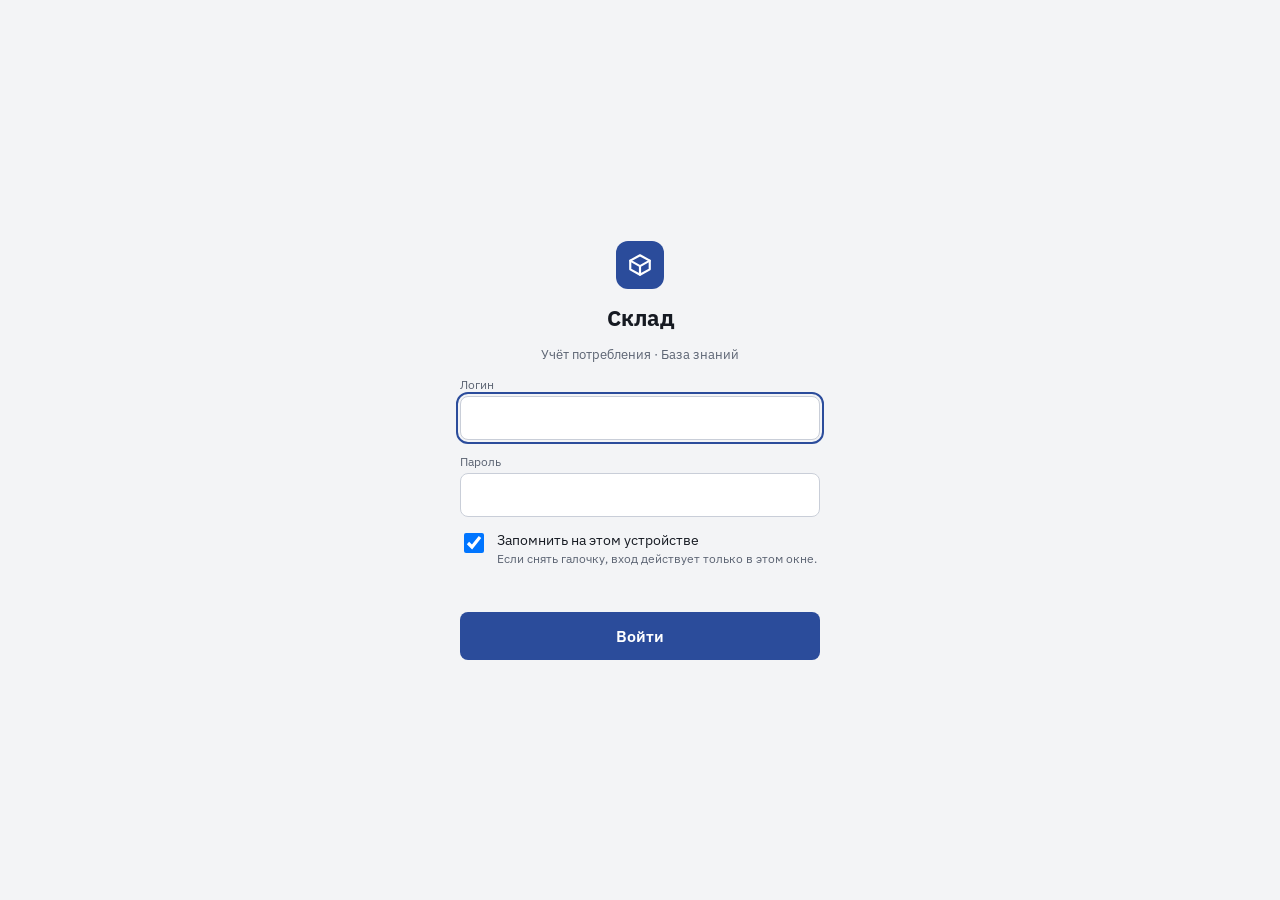
<file: index.html>
<!DOCTYPE html>
<html lang="ru">
<head>
<meta charset="UTF-8">
<meta name="viewport" content="width=device-width, initial-scale=1">
<title>Склад</title>
<meta name="theme-color" content="#2B4C9B">
<link rel="manifest" href="manifest.json">
<link rel="icon" href="icon-192.png">
<link rel="apple-touch-icon" href="icon-192.png">
<script>
// Открываем последний использованный раздел (учёт или база знаний); по умолчанию — Учёт потребления.
(function () {
  var m = 'uchet';
  try { var v = localStorage.getItem('sklad2_last_module'); if (v === 'baza' || v === 'zakaz') m = v; } catch (e) {}
  location.replace('./' + m + '/' + location.hash);
})();
</script>
</head>
<body>
<p><a href="uchet/">Учёт потребления</a> · <a href="baza/">База знаний</a></p>
</body>
</html>
</file>
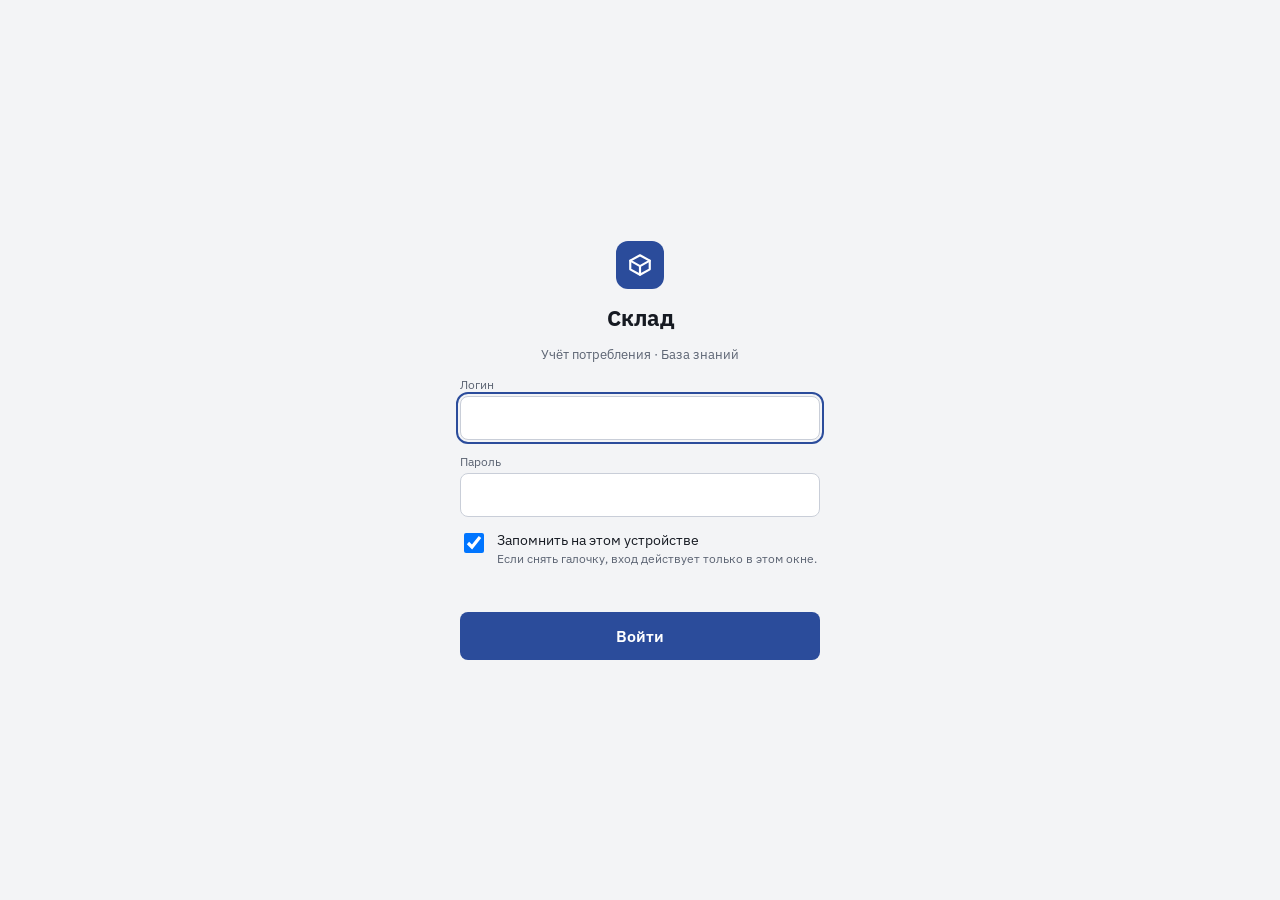
<file: baza/index.html>
<!DOCTYPE html>
<html lang="ru">
<head>
<meta charset="UTF-8">
<meta name="viewport" content="width=device-width, initial-scale=1, minimum-scale=1, viewport-fit=cover">
<title>База знаний</title>
<link rel="manifest" href="../manifest.json">
<meta name="theme-color" content="#2B4C9B">
<link rel="icon" href="../icon-192.png">
<link rel="apple-touch-icon" href="../icon-192.png">
<meta name="apple-mobile-web-app-capable" content="yes">
<meta name="apple-mobile-web-app-status-bar-style" content="black-translucent">
<meta name="apple-mobile-web-app-title" content="Склад">
<link rel="stylesheet" href="../lib/fonts/fonts.css">
<!-- оформление — как в «Учёте»: общие стили учёта + немного своих -->
<link rel="stylesheet" href="../uchet/style.css?v=2611261447">
<link rel="stylesheet" href="style.css?v=2611261447">
<link rel="stylesheet" href="../auth.css?v=2611261447">
</head>
<body class="has-list no-ticket">

<header class="topbar" id="topbar">
  <div class="topbar-left">
  <div class="menu-wrap mod-menu-wrap">
    <button class="brand-btn" id="modMenuBtn" aria-haspopup="true" aria-label="Разделы" title="Разделы">
      <span class="brand-mark"><svg width="20" height="20" viewBox="0 0 24 24" fill="none" stroke="#fff" stroke-width="2" stroke-linecap="round" stroke-linejoin="round" aria-hidden="true"><path d="M21 8 12 3 3 8v8l9 5 9-5z"/><path d="m3 8 9 5 9-5M12 13v8"/></svg></span>
      <svg class="brand-caret" width="22" height="22" viewBox="0 0 24 24" fill="none" stroke="currentColor" stroke-width="2.5" stroke-linecap="round" stroke-linejoin="round" aria-hidden="true"><path d="M6 9l6 6 6-6"/></svg>
    </button>
    <div class="mod-panel" id="modMenuPanel">
      <a class="mod-item" href="../uchet/">Учёт потребления</a>
      <button type="button" class="mod-item active" id="modKbBtn">База знаний</button>
    </div>
  </div>
  <div class="app-header">
    <button class="iconbtn ticket-back" id="kbBackBtn" title="К списку" aria-label="К списку">
      <svg width="22" height="22" viewBox="0 0 24 24" fill="none" stroke="currentColor" stroke-width="2.5" stroke-linecap="round" stroke-linejoin="round" aria-hidden="true"><path d="M15 6l-6 6 6 6"/></svg>
    </button>
    <span class="kb-head-title" id="kbHeadTitle">База знаний</span>
  </div>
  </div>
  <div class="topbar-right">
    <span id="appVersionBadge" title="Версия"></span>
    <button class="iconbtn profile-btn" id="profileBtn" title="Аккаунт" aria-label="Аккаунт">
      <svg width="24" height="24" viewBox="0 0 24 24" fill="none" stroke="currentColor" stroke-width="2" stroke-linecap="round" stroke-linejoin="round" aria-hidden="true"><circle cx="12" cy="8" r="4"/><path d="M4 21c0-4.4 3.6-7 8-7s8 2.6 8 7"/></svg>
    </button>
  </div>
</header>

<div class="page">

<!-- Левый столбец: ячейки базы знаний (на телефоне — отдельный экран) -->
<section class="u-list" id="kbList">
  <div class="t-tools">
    <button class="tool-btn" id="kbSearchBtn" aria-label="Поиск по названию" title="Поиск по названию">
      <svg width="20" height="20" viewBox="0 0 24 24" fill="none" stroke="currentColor" stroke-width="2" stroke-linecap="round" stroke-linejoin="round" aria-hidden="true"><circle cx="11" cy="11" r="7"/><path d="m20 20-3.5-3.5"/></svg>
    </button>
    <button class="tool-btn" id="kbNewBtn" aria-label="Новая ячейка" title="Новая ячейка" hidden>
      <svg width="20" height="20" viewBox="0 0 24 24" fill="none" stroke="currentColor" stroke-width="2.2" stroke-linecap="round" stroke-linejoin="round" aria-hidden="true"><path d="M12 5v14M5 12h14"/></svg>
    </button>
  </div>
  <label class="t-search" id="kbSearchBox" hidden>
    <input type="search" id="kbSearchInput" placeholder="Название ячейки или файла" autocomplete="off">
  </label>
  <div class="t-cards" id="kbCards"><div class="t-empty">Загрузка…</div></div>
</section>
<div class="ticket-empty" id="kbEmpty">Выберите ячейку слева.</div>

<!-- Выбранная ячейка: её файлы строками; нажатие открывает файл (view.html) -->
<main class="kb-view" id="kbView" hidden>
  <div class="section-head kb-view-head">
    <h2 class="section-title kb-view-title" id="kbViewTitle"></h2>
    <div class="spacer"></div>
    <button class="util primary" id="kbAddFileBtn" hidden>+ Файл</button>
    <input type="file" id="kbFileInput" multiple hidden
      accept=".docx,.xlsx,.pdf,.png,.jpg,.jpeg,.webp,.gif,application/vnd.openxmlformats-officedocument.wordprocessingml.document,application/vnd.openxmlformats-officedocument.spreadsheetml.sheet,application/pdf,image/png,image/jpeg,image/webp,image/gif">
  </div>
  <div class="kb-status" id="kbStatus" hidden></div>
  <div class="kb-files" id="kbFiles"></div>
</main>

</div>

<!-- Название ячейки: новая / переименовать -->
<div class="modal-overlay" id="kbNameOverlay">
  <div class="modal-box">
    <p class="modal-title" id="kbNameTitle">Новая ячейка</p>
    <input type="text" id="kbNameInput" class="full-w mb-10" maxlength="100" placeholder="Например: Инвентаризация" autocomplete="off">
    <div class="modal-actions">
      <button class="confirm-no" id="kbNameNo">Отмена</button>
      <button class="confirm-yes accent" id="kbNameYes">Сохранить</button>
    </div>
  </div>
</div>

<!-- Аккаунт -->
<div class="modal-overlay" id="kbAccountOverlay">
  <div class="modal-box">
    <p class="modal-title">Аккаунт</p>
    <p class="sync-status-line" id="kbAccountLine"></p>
    <div class="modal-actions">
      <button class="confirm-no" id="kbAccountClose">Закрыть</button>
      <button class="confirm-yes" id="kbLogoutBtn">Выйти</button>
    </div>
  </div>
</div>

<script src="../lib/supabase-2.45.4.js"></script>
<script src="../auth.js?v=2611261447"></script>
<script src="common.js?v=2611261447"></script>
<script src="app.js?v=2611261447"></script>

</body>
</html>
</file>
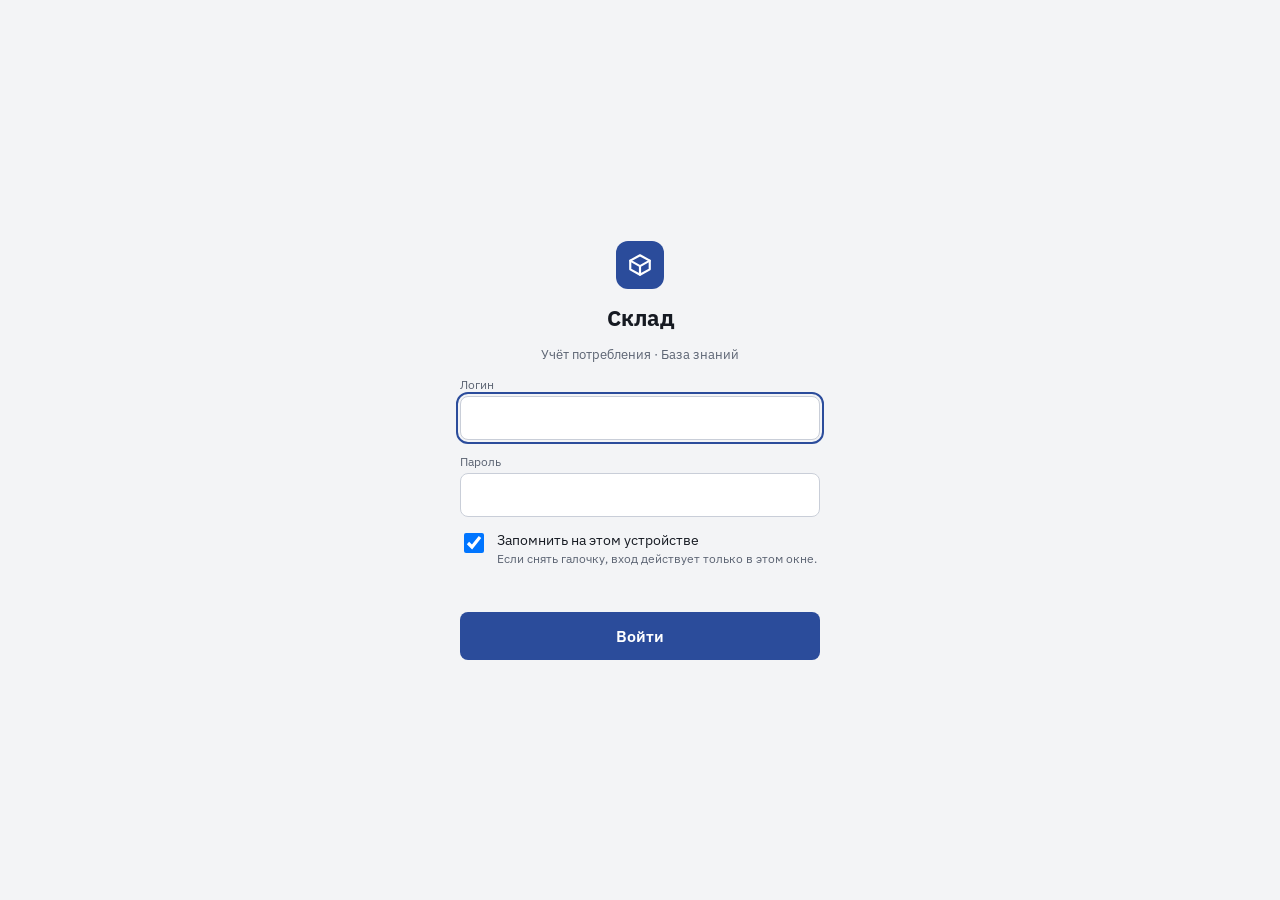
<file: uchet/index.html>
<!DOCTYPE html>
<html lang="ru">
<head>
<meta charset="UTF-8">
<meta name="viewport" content="width=device-width, initial-scale=1, minimum-scale=1, maximum-scale=1, user-scalable=no, viewport-fit=cover">
<title>Учёт потребления деталей</title>
<link rel="manifest" href="../manifest.json">
<meta name="theme-color" content="#2B4C9B">
<link rel="icon" href="../icon-192.png">
<link rel="apple-touch-icon" href="../icon-192.png">
<meta name="apple-mobile-web-app-capable" content="yes">
<meta name="apple-mobile-web-app-status-bar-style" content="black-translucent">
<meta name="apple-mobile-web-app-title" content="Склад">
<link rel="stylesheet" href="../lib/fonts/fonts.css">
<link rel="stylesheet" href="style.css?v=2611261447">
<link rel="stylesheet" href="../auth.css?v=2611261447">
</head>
<body>

<button id="backBtn" title="Вернуться на склад к этой позиции">←</button>
<button id="topBtn" title="Наверх">↑</button>

<header class="topbar" id="topbar">
  <div class="topbar-left">
  <div class="menu-wrap mod-menu-wrap">
    <button class="brand-btn" id="modMenuBtn" aria-haspopup="true" aria-label="Разделы" title="Учёт потребления / База знаний">
      <span class="brand-mark"><svg width="20" height="20" viewBox="0 0 24 24" fill="none" stroke="#fff" stroke-width="2" stroke-linecap="round" stroke-linejoin="round" aria-hidden="true"><path d="M21 8 12 3 3 8v8l9 5 9-5z"/><path d="m3 8 9 5 9-5M12 13v8"/></svg></span>
      <svg class="brand-caret" width="22" height="22" viewBox="0 0 24 24" fill="none" stroke="currentColor" stroke-width="2.5" stroke-linecap="round" stroke-linejoin="round" aria-hidden="true"><path d="M6 9l6 6 6-6"/></svg>
    </button>
    <div class="mod-panel" id="modMenuPanel">
      <button type="button" class="mod-item active" id="modUchetBtn">Учёт потребления</button>
      <a class="mod-item" href="../baza/">База знаний</a>
    </div>
  </div>
  <!-- Вкладки — строкой в шапке. «Учёт | Заказы» и «Склад | 1С» — по одной кнопке, разделённой пополам
       (у кого нет «Заказов», «Учёт» — на всю кнопку). -->
  <nav class="tabs-strip" id="tabsStrip" aria-label="Вкладки">
    <span class="tab-pair">
      <a class="tab-btn active" id="tabConsumptionBtn" href="#consumption">Учёт</a><a class="tab-btn" id="tabOrdersBtn" href="#orders" title="Заказы ремонтников" aria-label="Заказы" hidden><span class="tab-long">Заказы</span><span class="tab-short">Заказы</span><svg class="tab-icon" width="20" height="20" viewBox="0 0 24 24" fill="none" stroke="currentColor" stroke-width="2.2" stroke-linecap="round" stroke-linejoin="round" aria-hidden="true"><path d="M14.7 6.3a1 1 0 0 0 0 1.4l1.6 1.6a1 1 0 0 0 1.4 0l3.77-3.77a6 6 0 0 1-7.94 7.94l-6.91 6.91a2.12 2.12 0 0 1-3-3l6.91-6.91a6 6 0 0 1 7.94-7.94l-3.76 3.76z"/></svg><span class="tab-badge" id="ordBadge" hidden></span></a>
    </span>
    <span class="tab-pair">
      <a class="tab-btn" id="tabWarehouseBtn" href="#warehouse">Склад</a><a class="tab-btn" id="tabOneCBtn" href="#onec">1С</a>
    </span>
    <a class="tab-btn" id="tabInvBtn" href="#inv" title="Инвентаризация" aria-label="Инвентаризация" hidden><span class="tab-long">Инвентаризация</span><span class="tab-short">Инвент.</span><svg class="tab-icon" width="20" height="20" viewBox="0 0 24 24" fill="none" stroke="currentColor" stroke-width="2.2" stroke-linecap="round" stroke-linejoin="round" aria-hidden="true"><rect x="5" y="4" width="14" height="17" rx="2"/><path d="M9 4h6v3H9zM9 13l2 2 4-4"/></svg></a>
  </nav>
  <div class="app-header">
    <button class="iconbtn ticket-back" id="ticketBackBtn" title="К списку заявок" aria-label="К списку заявок">
      <svg width="22" height="22" viewBox="0 0 24 24" fill="none" stroke="currentColor" stroke-width="2.5" stroke-linecap="round" stroke-linejoin="round" aria-hidden="true"><path d="M15 6l-6 6 6 6"/></svg>
    </button>
    <div class="date-picker" id="datePickerBox" title="Дата заявки">
      <span id="dateDisplayText">—</span>
    </div>
  </div>
  </div>
  <div class="topbar-right">
    <span id="appVersionBadge" title="Версия файлов (номер кэша)"></span>
  <button class="iconbtn profile-btn" id="profileBtn" title="Аккаунт и синхронизация" aria-label="Аккаунт и синхронизация">
    <svg width="24" height="24" viewBox="0 0 24 24" fill="none" stroke="currentColor" stroke-width="2" stroke-linecap="round" stroke-linejoin="round" aria-hidden="true"><circle cx="12" cy="8" r="4"/><path d="M4 21c0-4.4 3.6-7 8-7s8 2.6 8 7"/></svg>
    <span class="sync-dot" id="syncDot"></span>
  </button>
  </div>
</header>

<div class="page">

<div class="sticky-top" id="stickyTop">
  <div class="add-panel search-bar hide-init" id="whSearchBar"></div>
  <div class="add-panel search-bar" id="caSearchBar"></div>
  <div class="add-panel search-bar hide-init" id="ocSearchBar"></div>
  <div class="add-panel search-bar hide-init" id="invSearchBar"></div>
  <!-- Инвентаризация: добавление найденного — как в «Учёте». Количество прибавляется
       к столбцу «Склад» выбранной позиции (нашёл ещё коробку — добавил ещё). -->
  <div class="add-panel one-row hide-init" id="addPanelInv">
    <button type="button" class="iconbtn ca-search-toggle in-row" id="invSearchToggle" title="Поиск по инвентаризации" aria-label="Поиск по инвентаризации"><svg width="20" height="20" viewBox="0 0 24 24" fill="none" stroke="currentColor" stroke-width="2.2" stroke-linecap="round" stroke-linejoin="round" aria-hidden="true"><circle cx="11" cy="11" r="7"/><path d="m20 20-3.5-3.5"/></svg></button>
    <div class="add-name-wrap">
      <input type="text" id="invAddName" placeholder="Деталь" autocomplete="off">
      <button type="button" class="add-clear" id="invAddClear" title="Очистить">✕</button>
    </div>
    <input type="text" id="invAddQty" inputmode="numeric" pattern="[0-9]*" maxlength="5" autocomplete="off" placeholder="1" title="Найдено сейчас (если пусто — 1)">
    <button class="util primary" id="invAddBtn" title="Прибавить к «Склад»">+</button>
    <div class="suggest-box" id="invAddSuggestBox"></div>
  </div>

  <!-- Панель добавления живёт в общей шапке: на «Учёте» она нужна постоянно,
       а список под ней длинный. Показывается только на «Учёте» — см.
       updateAddPanelVisibility(). -->
  <div class="add-panel one-row" id="addPanelConsumption">
    <div class="add-name-wrap">
      <input type="text" id="newItemName" placeholder="Деталь" autocomplete="off">
      <button type="button" class="add-clear" id="newItemClear" title="Очистить">✕</button>
    </div>
    <input type="text" id="newItemQty" inputmode="numeric" pattern="[0-9]*" maxlength="4" autocomplete="off" placeholder="1" title="Количество (если пусто — 1)">
    <button class="util primary" id="addItemBtn" title="Добавить">+</button>
    <!-- Подсказки — прямой потомок панели, а не обёртки поля: обёртке нужен
         position:relative под крестик, и подсказки иначе сузились бы до
         ширины поля ввода вместо всей панели. -->
    <div class="suggest-box" id="addSuggestBox"></div>
  </div>
</div>

<!-- Левый столбец: заявки на учёт (на телефоне — отдельный экран, как в заявках) -->
<section class="u-list" id="ticketList">
  <div class="t-tools">
    <button class="tool-btn" id="ticketSearchBtn" aria-label="Поиск по деталям в заявках" title="Поиск по деталям в заявках">
      <svg width="20" height="20" viewBox="0 0 24 24" fill="none" stroke="currentColor" stroke-width="2" stroke-linecap="round" stroke-linejoin="round" aria-hidden="true"><circle cx="11" cy="11" r="7"/><path d="m20 20-3.5-3.5"/></svg>
    </button>
    <button class="tool-btn history-btn" id="syncHistoryBtn" aria-label="История сохранений" title="История сохранений">
      <svg width="20" height="20" viewBox="0 0 24 24" fill="none" stroke="currentColor" stroke-width="2" stroke-linecap="round" stroke-linejoin="round" aria-hidden="true"><path d="M3 12a9 9 0 1 0 3-6.7M3 4v5h5"/><path d="M12 7v5l3 2"/></svg>
    </button>
    <button class="tool-btn" id="ticketNewBtn" aria-label="Новая заявка на учёт" title="Новая заявка на учёт">
      <svg width="20" height="20" viewBox="0 0 24 24" fill="none" stroke="currentColor" stroke-width="2.2" stroke-linecap="round" stroke-linejoin="round" aria-hidden="true"><path d="M12 5v14M5 12h14"/></svg>
    </button>
  </div>
  <label class="t-search" id="ticketSearchBox" hidden>
    <input type="search" id="ticketSearchInput" placeholder="Название или код детали, №, дата" autocomplete="off">
  </label>
  <div class="t-cards" id="ticketCards"></div>
</section>
<!-- Левый столбец в разделе «Инвентаризация» (только hleb): список инвентаризаций -->
<section class="u-list" id="invList">
  <div class="t-tools">
    <button class="tool-btn" id="invNewBtn" aria-label="Новая инвентаризация" title="Новая инвентаризация">
      <svg width="20" height="20" viewBox="0 0 24 24" fill="none" stroke="currentColor" stroke-width="2.2" stroke-linecap="round" stroke-linejoin="round" aria-hidden="true"><path d="M12 5v14M5 12h14"/></svg>
    </button>
  </div>
  <div class="t-cards" id="invCards"></div>
</section>
<!-- Левый столбец во вкладке «Заказы» (только hleb): заказы деталей от ремонтников -->
<section class="u-list" id="ordList">
  <div class="t-cards" id="ordCards"></div>
</section>
<div class="ticket-empty" id="ordEmpty">Выберите заказ слева.</div>
<div class="ticket-empty" id="invEmpty">Выберите инвентаризацию слева или создайте новую кнопкой «+».</div>
<div class="ticket-empty" id="ticketEmpty">Выберите заявку на учёт слева или создайте новую кнопкой «+».</div>

<!-- ===================== ВКЛАДКА: УЧЁТ ===================== -->
<div class="view active" id="viewConsumption">

  <div class="section-head">
    <h2 class="section-title">Позиции</h2>
    <button class="iconbtn" id="undoBtn" disabled title="Отменить последнее действие">↶</button>
    <button class="iconbtn" id="redoBtn" disabled title="Повторить действие">↷</button>
  </div>
  <div class="table-scroll">
  <table>
    <thead>
      <tr>
        <th>№</th>
        <th class="sortable" data-table="ca" data-section="parts" data-col="code">Код <span class="sort-arrow">↕</span></th>
        <th class="sortable" data-table="ca" data-section="parts" data-col="name">Наименование <span class="sort-arrow">↕</span></th>
        <th></th>
        <th class="sortable" data-table="ca" data-section="parts" data-col="count">Шт <span class="sort-arrow">↕</span></th>
      </tr>
    </thead>
    <tbody id="body-parts"></tbody>
  </table>
  </div>

</div>

<!-- ===================== ВКЛАДКА: СКЛАД ===================== -->
<div class="view" id="viewWarehouse">

  <div class="section-head">
    <div class="menu-wrap wh-filter-wrap">
      <h2 class="section-title wh-title-btn" id="whTitle" role="button" tabindex="0" title="Категория">Склад</h2>
      <div class="menu-panel list" id="whFilterPanel">
        <button class="util" data-cat="all" data-model="all">Все</button>
        <button class="util" data-cat="scooter" data-model="">Самокаты <span class="wh-caret">▸</span></button>
        <div class="wh-sub" id="whScooterSub" hidden>
          <button class="util" data-cat="scooter" data-model="all">Все</button>
          <button class="util" data-cat="scooter" data-model="YGW 4.0">YGW 4.0</button>
          <button class="util" data-cat="scooter" data-model="YGW 5.0">YGW 5.0</button>
          <button class="util" data-cat="scooter" data-model="9Bot">9Bot</button>
          <button class="util" data-cat="scooter" data-model="none">Без модели</button>
        </div>
        <button class="util" data-cat="tool" data-model="all">Инструменты</button>
        <button class="util" data-cat="cons" data-model="all">Расходники</button>
        <button class="util" data-cat="cloth" data-model="all">Одежда</button>
        <button class="util" data-cat="other" data-model="all">Остальное</button>
      </div>
    </div>
    <button class="iconbtn" id="whUndoBtn" disabled title="Отменить последнее действие">↶</button>
    <button class="iconbtn" id="whRedoBtn" disabled title="Повторить действие">↷</button>
    <span class="oc-filter-label" id="whFilterLabel"></span>
  </div>
  <div class="table-scroll">
  <table>
    <thead>
      <tr>
        <th class="sortable" data-table="wh" data-section="parts" data-col="code">Код <span class="sort-arrow">↕</span></th>
        <th class="sortable" data-table="wh" data-section="parts" data-col="name">Наименование <span class="sort-arrow">↕</span><span class="sortable wh-oc-sort" data-table="wh" data-section="parts" data-col="ocqty" title="Сортировать по остатку 1С">1С <span class="sort-arrow">↕</span></span></th>
      </tr>
    </thead>
    <tbody id="wh-body-parts"></tbody>
    <tbody id="wh-body-empty" hidden><tr><td colspan="2" class="wh-empty">В этой категории ничего нет</td></tr></tbody>
  </table>
  </div>

</div>

<!-- ===================== ВКЛАДКА: 1C ===================== -->
<div class="view" id="viewOneC">

  <div class="section-head">
    <div class="menu-wrap oc-filter-wrap">
      <h2 class="section-title wh-title-btn" id="ocTitle" role="button" tabindex="0" title="Категория">1С</h2>
      <div class="menu-panel list" id="ocFilterPanel">
        <button class="util" data-cat="all" data-model="all">Все</button>
        <button class="util" data-cat="scooter" data-model="">Самокаты <span class="wh-caret">▸</span></button>
        <div class="wh-sub" id="ocScooterSub" hidden>
          <button class="util" data-cat="scooter" data-model="all">Все</button>
          <button class="util" data-cat="scooter" data-model="YGW 4.0">YGW 4.0</button>
          <button class="util" data-cat="scooter" data-model="YGW 5.0">YGW 5.0</button>
          <button class="util" data-cat="scooter" data-model="9Bot">9Bot</button>
          <button class="util" data-cat="scooter" data-model="none">Без модели</button>
        </div>
        <button class="util" data-cat="tool" data-model="all">Инструменты</button>
        <button class="util" data-cat="cons" data-model="all">Расходники</button>
        <button class="util" data-cat="cloth" data-model="all">Одежда</button>
        <button class="util" data-cat="other" data-model="all">Остальное</button>
        <button class="util" data-cat="nowh" data-model="all">Не на складе</button>
        <div class="oc-stock-row">
          <button class="util" id="ocStockToggle" title="Показывать только позиции с остатком меньше числа">Остаток &lt;</button>
          <input type="number" id="ocFilterQty" min="0" value="20" inputmode="numeric">
        </div>
      </div>
    </div>
    <button class="iconbtn" id="ocUndoBtn" disabled title="Отменить последнее действие">↶</button>
    <button class="iconbtn" id="ocRedoBtn" disabled title="Повторить действие">↷</button>
    <span class="oc-filter-label" id="ocFilterLabel"></span>
    <button class="util oc-import-btn" id="ocImportBtn" title="Импорт остатков из Excel">⬆ Импорт</button>
    <div class="spacer"></div>
  </div>
  <div class="table-scroll">
  <table>
    <thead>
      <tr>
        <th class="sortable" data-table="oc" data-section="parts" data-col="code">Код <span class="sort-arrow">↕</span></th>
        <th class="sortable" data-table="oc" data-section="parts" data-col="name">Наименование <span class="sort-arrow">↕</span><span class="sortable wh-oc-sort" data-table="oc" data-section="parts" data-col="qty" title="Сортировать по остатку 1С">1С <span class="sort-arrow">↕</span></span></th>
      </tr>
    </thead>
    <tbody id="oc-body-parts"></tbody>
    <tbody id="oc-body-empty" hidden><tr><td colspan="2" class="wh-empty">В этой категории ничего нет</td></tr></tbody>
  </table>
  </div>

</div>

<!-- ===================== ЗАКАЗЫ РЕМОНТНИКОВ (только hleb) ===================== -->
<div class="view" id="viewOrders">
  <div class="section-head ord-head">
    <button class="iconbtn inv-back" id="ordBackBtn" title="К списку заказов" aria-label="К списку заказов">‹</button>
    <h2 class="section-title" id="ordTitle"></h2>
  </div>
  <div class="ord-status-btns" id="ordStatusBtns">
    <button class="util ord-st-picking" data-st="picking"><svg class="st-ico" width="13" height="13" viewBox="0 0 24 24" fill="none" stroke="currentColor" stroke-width="3" stroke-linecap="round" stroke-linejoin="round" aria-hidden="true"><circle cx="12" cy="12" r="9"/><path d="M12 7v5l3 2"/></svg> Сборка</button>
    <button class="util ord-st-ready" data-st="ready">✓ Готово</button>
    <button class="util ord-st-cancel" data-st="cancel">✕ Отмена</button>
  </div>
  <div class="table-scroll">
  <table class="ord-table">
    <thead><tr><th>Код</th><th>Наименование</th><th class="ord-num">Шт</th></tr></thead>
    <tbody id="ordBody"></tbody>
  </table>
  </div>
  <div class="ord-foot">
    <button class="util primary" id="ordToTicketBtn">Перенести в учёт</button>
    <button class="util ord-refresh" id="ordRefreshBtn" title="Обновить; «!» — ремонтник изменил список" aria-label="Обновить"><svg width="20" height="20" viewBox="0 0 24 24" fill="none" stroke="currentColor" stroke-width="2.2" stroke-linecap="round" stroke-linejoin="round" aria-hidden="true"><path d="M20 11a8 8 0 1 0-2.3 5.7"/><path d="M20 4v7h-7"/></svg></button>
    <span class="ord-acc-state" id="ordAccState"></span>
  </div>
</div>

<!-- ===================== 1С: ИНВЕНТАРИЗАЦИЯ ===================== -->
<div id="viewInv">
  <div class="section-head inv-head">
    <button class="iconbtn inv-back" id="invBackBtn" title="К списку инвентаризаций" aria-label="К списку инвентаризаций">‹</button>
    <div class="menu-wrap oc-filter-wrap">
      <h2 class="section-title wh-title-btn" id="invFilterTitle" role="button" tabindex="0" title="Категория">Все</h2>
      <div class="menu-panel list" id="invFilterPanel">
        <button class="util" data-cat="all" data-model="all">Все</button>
        <button class="util" data-cat="scooter" data-model="">Самокаты <span class="wh-caret">▸</span></button>
        <div class="wh-sub" id="invScooterSub" hidden>
          <button class="util" data-cat="scooter" data-model="all">Все</button>
          <button class="util" data-cat="scooter" data-model="YGW 4.0">YGW 4.0</button>
          <button class="util" data-cat="scooter" data-model="YGW 5.0">YGW 5.0</button>
          <button class="util" data-cat="scooter" data-model="9Bot">9Bot</button>
          <button class="util" data-cat="scooter" data-model="none">Без модели</button>
        </div>
        <button class="util" data-cat="tool" data-model="all">Инструменты</button>
        <button class="util" data-cat="cons" data-model="all">Расходники</button>
        <button class="util" data-cat="cloth" data-model="all">Одежда</button>
        <button class="util" data-cat="other" data-model="all">Остальное</button>
        <button class="util" data-cat="nowh" data-model="all">Не на складе</button>
        <div class="oc-stock-row">
          <button class="util" id="invStockToggle" title="Показывать только позиции с остатком 1С меньше числа">Остаток &lt;</button>
          <input type="number" id="invFilterQty" min="0" value="20" inputmode="numeric">
        </div>
      </div>
    </div>
    <span class="oc-filter-label" id="invFilterLabel"></span>
    <span class="inv-meta" id="invTitle"></span>
    <div class="spacer"></div>
    <button class="util" id="invRefreshBtn" title="Взять остатки из текущего списка 1С (введённое не пропадёт)">⟳<span class="inv-label"> Обновить из 1С</span></button>
    <button class="util primary" id="invTotalBtn">Итого</button>
  </div>
  <div class="table-scroll">
  <table class="inv-table">
    <thead><tr><th>Код</th><th>Наименование</th><th class="inv-num inv-sort" data-col="oc" title="Сортировать по остатку 1С">1С<span class="sort-arrow"></span></th><th class="inv-num inv-sort" data-col="fact" title="Сортировать по количеству на складе">Склад<span class="sort-arrow"></span></th></tr></thead>
    <tbody id="inv-body-parts"></tbody>
  </table>
  </div>
</div>

</div>

<div id="printArea"></div>

<!-- Подтверждение создания заявки на учёт -->
<div class="modal-overlay" id="newTicketOverlay">
  <div class="modal-box">
    <p id="newTicketText">Создать заявку на учёт?</p>
    <input type="date" id="newTicketDate" class="full-w mb-10" title="Дата заявки" hidden>
    <input type="text" id="newTicketNote" class="full-w" maxlength="60" placeholder="Комментарий (необязательно)" hidden>
    <div class="modal-actions">
      <button class="confirm-no" id="newTicketNo">Отмена</button>
      <button class="confirm-yes accent" id="newTicketYes">Создать</button>
    </div>
  </div>
</div>

<!-- Новая инвентаризация -->
<div class="modal-overlay" id="invNewOverlay">
  <div class="modal-box">
    <p class="modal-title">Новая инвентаризация</p>
    <p class="sync-status-line">Список и остатки берутся из «1С» на момент создания.</p>
    <input type="date" id="invNewDate" class="full-w mb-10" title="Дата инвентаризации">
    <div class="modal-actions">
      <button class="confirm-no" id="invNewNo">Отмена</button>
      <button class="confirm-yes accent" id="invNewYes">Создать</button>
    </div>
  </div>
</div>

<!-- Итого по инвентаризации -->
<div class="modal-overlay" id="invTotalOverlay">
  <div class="modal-box wide inv-total-box">
    <p class="modal-title" id="invTotalTitle">Итого</p>
    <div class="model-switch inv-mode-switch" id="invTotalMode" data-value="write">
      <button type="button" class="ms-opt" data-model="write">Списать</button>
      <button type="button" class="ms-opt" data-model="issue">Выдать</button>
    </div>
    <label class="inv-threshold">Расхождение от <input type="number" id="invThreshold" min="1" value="1" inputmode="numeric"> шт.</label>
    <div class="sync-status-line" id="invTotalSummary"></div>
    <div class="inv-total-list" id="invTotalList"></div>
    <div class="modal-actions inv-total-actions">
      <button class="confirm-no" id="invTotalClose">Закрыть</button>
      <button class="util" id="invExcelBtn">⬇ Excel</button>
      <button class="confirm-yes accent" id="invToTicketBtn" title="Весь список «Списать» — новой заявкой в «Учёт»">В учёт</button>
    </div>
  </div>
</div>

<!-- Комментарий к заявке на учёт (hleb) -->
<div class="modal-overlay" id="ticketNoteOverlay">
  <div class="modal-box">
    <p id="ticketNoteTitle">Комментарий к заявке</p>
    <input type="text" id="ticketNoteInput" class="full-w" maxlength="60" placeholder="Комментарий (пусто — убрать)">
    <div class="modal-actions">
      <button class="confirm-no" id="ticketNoteCancel">Отмена</button>
      <button class="confirm-yes accent" id="ticketNoteSave">Сохранить</button>
    </div>
  </div>
</div>

<!-- Модалка подтверждения удаления -->
<div class="modal-overlay" id="confirmOverlay">
  <div class="modal-box">
    <p id="confirmText">Удалить позицию?</p>
    <div class="modal-actions">
      <button class="confirm-no" id="confirmNo">Отмена</button>
      <button class="confirm-yes" id="confirmYes">Удалить</button>
    </div>
  </div>
</div>

<!-- Модалка: списать / добавить количество по позиции (вкладка «Учёт») -->
<div class="modal-overlay" id="qtyAdjustOverlay">
  <div class="modal-box">
    <p id="qtyAdjustTitle" class="modal-title">Списать</p>
    <div class="sync-status-line mb-10" id="qtyAdjustInfo"></div>
    <input type="number" id="qtyAdjustInput" min="1" inputmode="numeric" pattern="[0-9]*" enterkeyhint="done" placeholder="Количество" autocomplete="off">
    <div class="modal-actions">
      <button class="confirm-no" id="qtyAdjustCancel">Отмена</button>
      <button class="confirm-yes accent" id="qtyAdjustConfirm">Применить</button>
    </div>
  </div>
</div>

<!-- Модалка истории по позиции -->
<div class="modal-overlay" id="historyOverlay">
  <div class="modal-box wide">
    <p id="historyTitle" class="modal-title">История: —</p>
    <div class="history-range">
      <input type="date" id="historyFrom">
      <span>—</span>
      <input type="date" id="historyTo">
    </div>
    <div class="history-list" id="historyList"></div>
    <div class="modal-actions mt-12">
      <button class="confirm-no" id="historyClose">Закрыть</button>
    </div>
  </div>
</div>

<!-- Модалка редактирования позиции склада -->
<div class="modal-overlay" id="whEditOverlay">
  <div class="modal-box">
    <p>Изменить позицию на складе:</p>
    <div class="field-label">Код</div>
    <input type="text" id="whEditCode">
    <div class="field-label">Наименование</div>
    <input type="text" id="whEditName">
    <div class="suggest-box suggest-box-inset" id="whEditSuggestBox"></div>
    <div class="flex-row">
      <div class="field-narrow">
        <div class="field-label">Кол-во</div>
        <input type="number" id="whEditQty" min="0">
      </div>
      <div class="flex-1-0">
        <div class="field-label">Модель (можно две)</div>
        <div class="model-switch" id="whEditModel" data-value="" data-multi="2" title="Можно выбрать одну или две модели; повторное нажатие снимает выбор">
          <button type="button" class="ms-opt" data-model="YGW 4.0">4.0</button>
          <button type="button" class="ms-opt" data-model="YGW 5.0">5.0</button>
          <button type="button" class="ms-opt" data-model="9Bot">9Bot</button>
        </div>
      </div>
    </div>
    <div class="field-label">Категория</div>
    <div class="model-switch cat-switch" id="whEditCat" data-value="">
      <button type="button" class="ms-opt" data-model="scooter">Самок.</button>
      <button type="button" class="ms-opt" data-model="tool">Инстр.</button>
      <button type="button" class="ms-opt" data-model="cons">Расходн.</button>
      <button type="button" class="ms-opt" data-model="cloth">Одежда</button>
      <button type="button" class="ms-opt" data-model="other">Остальн.</button>
    </div>
    <div id="whEditKeysWrap">
      <div class="field-label">Ключевые слова для поиска (через запятую)</div>
      <input type="text" id="whEditKeys" autocomplete="off" placeholder="шина, покрышка, резина передняя">
    </div>
    <div class="modal-actions">
      <button class="confirm-no" id="whEditCancel">Отмена</button>
      <button class="confirm-yes accent" id="whEditSave">Сохранить</button>
    </div>
  </div>
</div>

<!-- Модалка: добавить позицию 1C на склад -->
<div class="modal-overlay" id="ocToWhOverlay">
  <div class="modal-box">
    <p>Добавить на склад:</p>
    <div class="field-label">Код (из 1C, менять нельзя — по нему создаётся связь)</div>
    <input type="text" id="ocToWhCode" readonly class="readonly-field mono-field">
    <div class="field-label">Наименование на складе</div>
    <input type="text" id="ocToWhName">
    <div class="flex-row">
      <div class="flex-1-0">
        <div class="field-label">Модель (можно две)</div>
        <div class="model-switch" id="ocToWhModel" data-value="" data-multi="2" title="Можно выбрать одну или две модели; повторное нажатие снимает выбор">
          <button type="button" class="ms-opt" data-model="YGW 4.0">4.0</button>
          <button type="button" class="ms-opt" data-model="YGW 5.0">5.0</button>
          <button type="button" class="ms-opt" data-model="9Bot">9Bot</button>
        </div>
      </div>
    </div>
    <div class="field-label">Категория</div>
    <div class="model-switch cat-switch" id="ocToWhCat" data-value="">
      <button type="button" class="ms-opt" data-model="scooter">Самок.</button>
      <button type="button" class="ms-opt" data-model="tool">Инстр.</button>
      <button type="button" class="ms-opt" data-model="cons">Расходн.</button>
      <button type="button" class="ms-opt" data-model="cloth">Одежда</button>
      <button type="button" class="ms-opt" data-model="other">Остальн.</button>
    </div>
    <div class="modal-actions">
      <button class="confirm-no" id="ocToWhCancel">Отмена</button>
      <button class="confirm-yes accent" id="ocToWhSave">Добавить</button>
    </div>
  </div>
</div>

<!-- Модалка редактирования позиции 1C -->
<div class="modal-overlay" id="ocEditOverlay">
  <div class="modal-box">
    <p>Изменить позицию 1C:</p>
    <div class="field-label">Код</div>
    <input type="text" id="ocEditCode">
    <div class="field-label">Наименование</div>
    <input type="text" id="ocEditName">
    <div class="flex-row">
      <div class="flex-1-0">
        <div class="field-label">Модель (можно две)</div>
        <div class="model-switch" id="ocEditModel" data-value="" data-multi="2" title="Можно выбрать одну или две модели; повторное нажатие снимает выбор">
          <button type="button" class="ms-opt" data-model="YGW 4.0">4.0</button>
          <button type="button" class="ms-opt" data-model="YGW 5.0">5.0</button>
          <button type="button" class="ms-opt" data-model="9Bot">9Bot</button>
        </div>
      </div>
    </div>
    <div class="field-label">Категория</div>
    <div class="model-switch cat-switch" id="ocEditCat" data-value="">
      <button type="button" class="ms-opt" data-model="scooter">Самок.</button>
      <button type="button" class="ms-opt" data-model="tool">Инстр.</button>
      <button type="button" class="ms-opt" data-model="cons">Расходн.</button>
      <button type="button" class="ms-opt" data-model="cloth">Одежда</button>
      <button type="button" class="ms-opt" data-model="other">Остальн.</button>
    </div>
    <div class="modal-actions">
      <button class="confirm-no" id="ocEditCancel">Отмена</button>
      <button class="confirm-yes accent" id="ocEditSave">Сохранить</button>
    </div>
  </div>
</div>

<!-- Модалка копирования/вставки списка склада (для переноса в другой файл) -->
<!-- Модалка: импорт остатков из Excel в 1С -->

<!-- Список на перемещение (что заказать со второго склада) -->
<div class="modal-overlay" id="ocTransferOverlay">
  <div class="modal-box wide">
    <p class="modal-title">Список на перемещение</p>
    <div class="footer-note mb-8">
      Позиции, которые нужно привезти с «Бестужевской». Добавляются кнопкой «+»
      из окна сравнения. Остаток на втором складе подставляется автоматически.
    </div>
    <div class="footer-note mb-6" id="ocTransferSummary"></div>
    <div id="ocTransferList" class="sync-history-list"></div>
    <div class="modal-actions mt-10">
      <button class="confirm-no" id="ocTransferClose">Закрыть</button>
      <button class="confirm-no bg-neutral" id="ocTransferCopy">📋 Копировать</button>
      <button class="confirm-yes accent" id="ocTransferPrint">🖨️ Печать</button>
    </div>
    <div class="modal-actions mt-6">
      <button class="confirm-no bg-danger-soft full-w" id="ocTransferClear">Очистить список</button>
    </div>
  </div>
</div>

<!-- Результат сравнения остатков между складами -->
<div class="modal-overlay" id="ocCompareOverlay">
  <div class="modal-box wide pos-rel">
    <button class="modal-x" id="ocCompareX" title="Закрыть">✕</button>
    <p class="modal-title">Сравнение остатков</p>
    <div class="cmp-filter-row">
      <div class="field-w110">
        <div class="field-label">Порог (меньше)</div>
        <input type="number" id="ocCompareLimit" min="1" value="40">
      </div>
      <div class="field-w106">
        <div class="field-label">Модель</div>
        <select id="ocCompareModel">
          <option value="all">Все</option>
          <option value="YGW 5.0">YGW 5.0</option>
          <option value="YGW 4.0">YGW 4.0</option>
          <option value="9Bot">9Bot</option>
          <option value="none">Без версии</option>
        </select>
      </div>
      <div class="flex-1-0">
        <div class="field-label">Что показывать</div>
        <select id="ocCompareMode">
          <option value="more">Бестужевская &gt; 0</option>
          <option value="all">Все</option>
        </select>
      </div>
    </div>
    <div class="cmp-search-row">
      <input type="text" id="ocCompareSearch" placeholder="Поиск по названию или коду" autocomplete="off" class="flex-1-0">
      <button class="iconbtn" id="ocCompareSearchClear" title="Очистить">×</button>
    </div>
    <div class="footer-note mb-6" id="ocCompareSummary"></div>
    <div id="ocCompareList" class="sync-history-list"></div>
    <div class="modal-actions mt-10">
      <button class="confirm-no" id="ocCompareClose">Закрыть</button>
      <button class="confirm-no bg-neutral" id="ocCompareCopy">📋 Копировать</button>
      <button class="confirm-yes accent" id="ocComparePrint">🖨️ Печать</button>
    </div>
  </div>
</div>

<div class="modal-overlay" id="ocImportOverlay">
  <div class="modal-box wide">
    <p class="modal-title">Импорт остатков в 1С</p>
    <div class="footer-note mb-6">
      Выгрузка <b>.xlsx</b> из 1С («Остатки и доступность товаров») —
      столбцы Артикул / Номенклатура / В наличии распознаются сами.
    </div>

    <div class="field-label">Склад «Ферма» — мой (обновит остатки в 1С)</div>
    <input type="file" id="ocImportFile" accept=".xlsx" class="file-input">
    <div class="footer-note mb-10" id="ocImportFileInfo"></div>

    <div class="field-label">Склад «Бестужевская» — второй (сохранится отдельно)</div>
    <input type="file" id="ocImportFileBest" accept=".xlsx" class="file-input">
    <div class="footer-note mb-6" id="ocImportFileBestInfo"></div>
    <button class="util full-w mb-8" id="ocCompareBtn">⚖️ Сравнить остатки</button>
    <button class="util full-w mb-8" id="ocTransferBtn">🚚 Перемещение</button>
    <div class="footer-note mt-6" id="ocImportHint">
      Существующие позиции: обновится только остаток (название, код и связь
      с учётом не трогаются). Новые позиции добавятся в 1С.
      Модель проставится автоматически по метке в названии.
    </div>
    <div class="modal-actions mt-10">
      <button class="confirm-no" id="ocImportClose">Отмена</button>
      <button class="confirm-yes accent" id="ocImportRun">Импортировать</button>
    </div>
  </div>
</div>

<!-- Модалка: синхронизация и аккаунт (меню ⋮ → Синхронизация) -->
<div class="modal-overlay" id="syncOverlay">
  <div class="modal-box wide">
    <p class="modal-title">Аккаунт и синхронизация</p>
    <div class="sync-status-line" id="syncStatusLine">Не настроено</div>
    <div class="sync-status-line" id="manualSyncInfo"></div>
    <div class="modal-actions stack">
      <button class="confirm-yes accent full-w" id="manualSyncBtn">Синхронизировать сейчас</button>
    </div>
    <div class="field-label">Если данные на устройстве и на сервере разные</div>
    <div class="modal-actions stack">
      <button class="confirm-no bg-neutral full-w" id="manualPullBtn">Оставить данные сервера</button>
      <button class="confirm-no bg-neutral full-w" id="manualPushBtn">Оставить мои данные</button>
    </div>
    <div class="sync-help" id="manualSyncHint">Обычно ничего нажимать не нужно: правки уходят на сервер сами и появляются на других устройствах сразу.</div>
    <div class="field-label">Аккаунт</div>
    <div class="sync-status-line" id="syncAccountLine">—</div>
    <button class="util full-w acc-open" id="accountsOpenBtn" hidden>Аккаунты</button>
    <label class="role-toggle">
      <input type="checkbox" id="syncAutoToggle">
      <span>Автоматическая синхронизация</span>
    </label>
    <div class="field-label shift-hide">Резервная копия</div>
    <div class="flex-row gap-8 shift-hide">
      <button class="util flex-1" style="flex:1" id="backupSaveBtn">Сохранить копию</button>
      <button class="util flex-1" style="flex:1" id="backupLoadBtn">Восстановить</button>
    </div>
    <input type="file" id="backupFileInput" accept=".json" class="hide-init">
    <div class="modal-actions mt-6">
      <button class="confirm-no bg-danger-soft" id="syncLogoutBtn">Выйти из аккаунта</button>
      <button class="confirm-no" id="syncClose">Закрыть</button>
    </div>
  </div>
</div>

<!-- Модалка: правки ремонтника во время сборки (вкладка «Заказы») -->
<div class="modal-overlay" id="ordChangesOverlay">
  <div class="modal-box wide">
    <p class="modal-title" id="ordChTitle"></p>
    <ul class="ord-ch-list" id="ordChList"></ul>
    <div class="modal-actions">
      <button class="confirm-no bg-danger-soft" id="ordChReject">Отказать</button>
      <button class="confirm-yes accent" id="ordChAccept">Принять</button>
    </div>
    <div class="modal-actions mt-6"><button class="confirm-no" id="ordChClose">Позже</button></div>
  </div>
</div>

<!-- Модалка: аккаунты (только hleb). Ремонтников можно создать, сменить имя и пароль, отключить. -->
<div class="modal-overlay" id="accountsOverlay">
  <div class="modal-box wide">
    <p class="modal-title">Аккаунты</p>
    <form class="acc-new" id="accNewForm" autocomplete="off">
      <div class="field-label">Новый ремонтник</div>
      <input type="text" name="login" placeholder="Логин (латиницей)" autocapitalize="off" autocorrect="off" spellcheck="false" required>
      <input type="text" name="password" placeholder="Пароль (от 6 символов)" autocapitalize="off" autocorrect="off" spellcheck="false" required>
      <input type="text" name="name" placeholder="Имя (видно в заказах)">
      <div class="modal-actions stack"><button class="confirm-yes accent full-w" type="submit">Создать</button></div>
    </form>
    <div class="sync-status-line" id="accMsg"></div>
    <div class="acc-list" id="accList"><div class="t-empty">Загрузка…</div></div>
    <div class="modal-actions mt-10">
      <button class="confirm-no" id="accClose">Закрыть</button>
    </div>
  </div>
</div>

<!-- Модалка: история сохранений (когда и что синхронизировалось) -->
<div class="modal-overlay" id="syncHistoryOverlay">
  <div class="modal-box wide">
    <p class="modal-title">История сохранений</p>
    <div class="model-switch hist-filter mb-8" id="syncHistoryFilter" data-value="">
      <button type="button" class="ms-opt" data-model="+">Добавление</button>
      <button type="button" class="ms-opt" data-model="−">Удаление</button>
      <button type="button" class="ms-opt" data-model="~">Изменение кол‑ва</button>
    </div>
    <div id="syncHistoryList" class="sync-history-list"></div>
    <div class="modal-actions mt-10">
      <button class="confirm-yes accent full-w" id="syncHistoryClose">Закрыть</button>
    </div>
  </div>
</div>

<script src="../lib/supabase-2.45.4.js"></script>
<script src="../auth.js?v=2611261447"></script>
<!-- Учёт: обычные скрипты с общей областью видимости, порядок важен -->
<script src="js/core.js?v=2611261447"></script>
<script src="js/search.js?v=2611261447"></script>
<script src="js/consumption.js?v=2611261447"></script>
<script src="js/tickets.js?v=2611261447"></script>
<script src="js/warehouse.js?v=2611261447"></script>
<script src="js/tabs.js?v=2611261447"></script>
<script src="js/stock-import.js?v=2611261447"></script>
<script src="js/onec.js?v=2611261447"></script>
<script src="js/ui.js?v=2611261447"></script>
<script src="js/sync.js?v=2611261447"></script>
<script src="js/inventory.js?v=2611261447"></script>
<script src="js/orders.js?v=2611261447"></script>
<script src="js/accounts.js?v=2611261447"></script>
<script src="js/start.js?v=2611261447"></script>

</body>
</html>
</file>
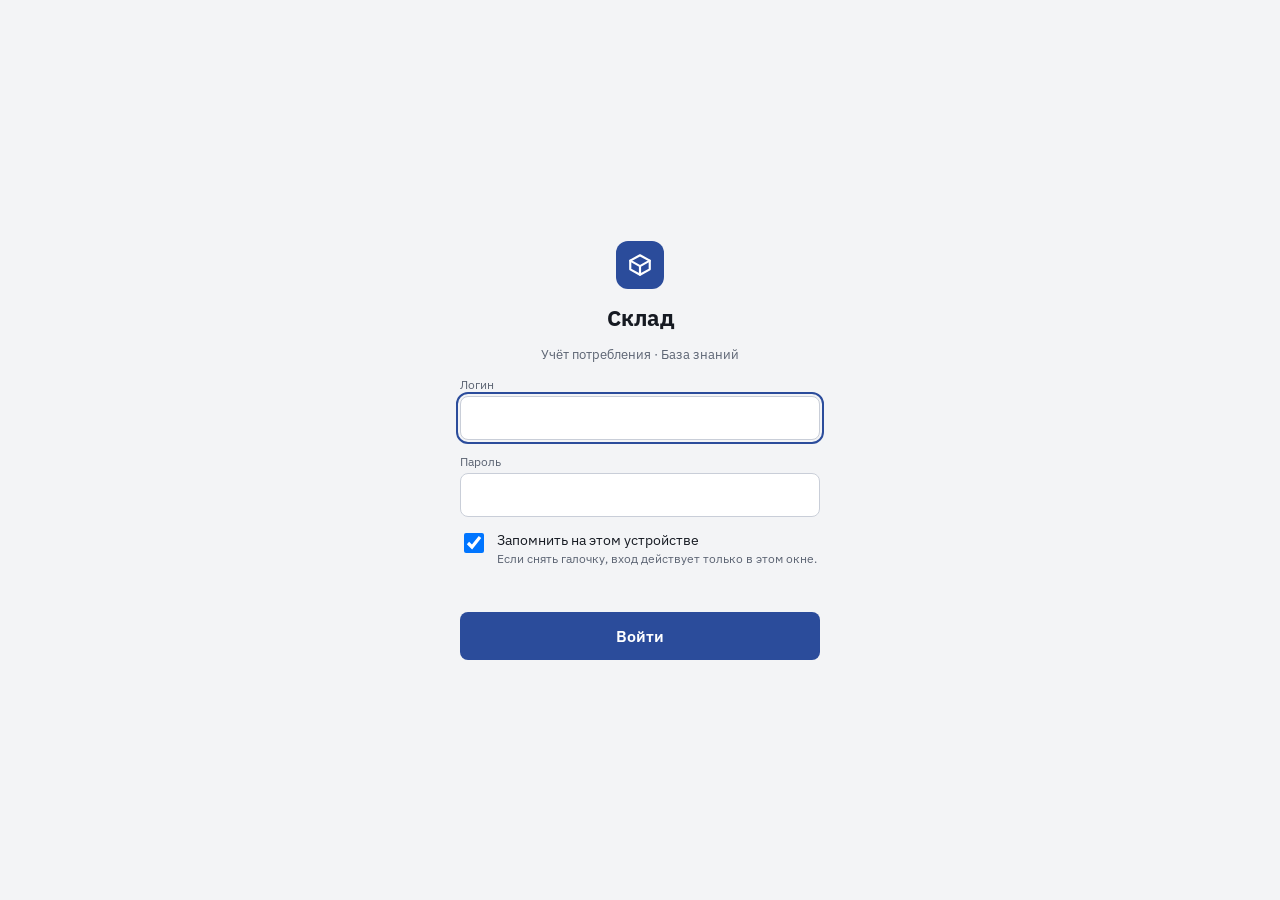
<file: zakaz/index.html>
<!DOCTYPE html>
<html lang="ru">
<head>
<meta charset="UTF-8">
<meta name="viewport" content="width=device-width, initial-scale=1, minimum-scale=1, maximum-scale=1, user-scalable=no, viewport-fit=cover">
<title>Заявки на детали</title>
<link rel="manifest" href="../manifest.json">
<meta name="theme-color" content="#2B4C9B">
<link rel="icon" href="../icon-192.png">
<link rel="apple-touch-icon" href="../icon-192.png">
<meta name="apple-mobile-web-app-capable" content="yes">
<meta name="apple-mobile-web-app-status-bar-style" content="black-translucent">
<meta name="apple-mobile-web-app-title" content="Склад">
<link rel="stylesheet" href="../lib/fonts/fonts.css">
<!-- оформление — как в «Учёте»: общие стили учёта + немного своих -->
<link rel="stylesheet" href="../uchet/style.css?v=2611261447">
<link rel="stylesheet" href="style.css?v=2611261447">
<link rel="stylesheet" href="../auth.css?v=2611261447">
</head>
<body class="has-list no-ticket">

<!-- Заявки ремонтника на детали: слева свои заявки, справа выбранная (на телефоне — два экрана) -->
<header class="topbar" id="topbar">
  <div class="topbar-left">
  <span class="brand-btn zk-brand" aria-hidden="true">
    <span class="brand-mark"><svg width="20" height="20" viewBox="0 0 24 24" fill="none" stroke="#fff" stroke-width="2" stroke-linecap="round" stroke-linejoin="round"><path d="M21 8 12 3 3 8v8l9 5 9-5z"/><path d="m3 8 9 5 9-5M12 13v8"/></svg></span>
  </span>
  <div class="app-header">
    <button class="iconbtn ticket-back" id="zkBackBtn" title="К списку заявок" aria-label="К списку заявок">
      <svg width="22" height="22" viewBox="0 0 24 24" fill="none" stroke="currentColor" stroke-width="2.5" stroke-linecap="round" stroke-linejoin="round" aria-hidden="true"><path d="M15 6l-6 6 6 6"/></svg>
    </button>
    <span class="zk-head-title" id="zkHeadTitle">Заявки на детали</span>
  </div>
  </div>
  <div class="topbar-right">
    <span id="appVersionBadge" title="Версия"></span>
    <button class="iconbtn profile-btn" id="profileBtn" title="Аккаунт" aria-label="Аккаунт">
      <svg id="profileIcon" width="24" height="24" viewBox="0 0 24 24" fill="none" stroke="currentColor" stroke-width="2" stroke-linecap="round" stroke-linejoin="round" aria-hidden="true"><circle cx="12" cy="8" r="4"/><path d="M4 21c0-4.4 3.6-7 8-7s8 2.6 8 7"/></svg>
      <img class="zk-avatar zk-avatar-btn" id="profileAvatar" alt="" hidden>
      <span class="sync-dot" id="syncDot"></span>
    </button>
  </div>
</header>

<div class="page">

<section class="u-list" id="zkList">
  <div class="t-tools">
    <span></span>
    <button class="tool-btn" id="zkNewBtn" aria-label="Новая заявка" title="Новая заявка">
      <svg width="20" height="20" viewBox="0 0 24 24" fill="none" stroke="currentColor" stroke-width="2.2" stroke-linecap="round" stroke-linejoin="round" aria-hidden="true"><path d="M12 5v14M5 12h14"/></svg>
    </button>
  </div>
  <div class="t-cards" id="zkCards"><div class="t-empty">Загрузка…</div></div>
</section>
<div class="ticket-empty" id="zkEmpty">Выберите заявку слева или создайте новую кнопкой «+».</div>

<main class="zk-view" id="zkView" hidden>
  <!-- строка добавления — как в «Учёте»: деталь с подсказками, количество, «+» -->
  <div class="add-panel one-row" id="zkAddPanel">
    <div class="add-name-wrap">
      <input type="text" id="newItemName" placeholder="Деталь" autocomplete="off">
      <button type="button" class="add-clear" id="newItemClear" title="Очистить">✕</button>
    </div>
    <input type="text" id="newItemQty" inputmode="numeric" pattern="[0-9]*" maxlength="4" autocomplete="off" placeholder="1" title="Количество (если пусто — 1)">
    <button class="util primary" id="addItemBtn" title="Добавить">+</button>
    <div class="suggest-box" id="addSuggestBox"></div>
  </div>
  <!-- подсказки — только по выбранной модели (выбор хранится на устройстве) -->
  <div class="model-switch zk-models" id="zkModel" data-value="">
    <button type="button" class="ms-opt active" data-model="">Все</button>
    <button type="button" class="ms-opt" data-model="YGW 4.0">4.0</button>
    <button type="button" class="ms-opt" data-model="YGW 5.0">5.0</button>
    <button type="button" class="ms-opt" data-model="9Bot">9Bot</button>
  </div>

  <div class="section-head zk-view-head">
    <h2 class="section-title" id="zkViewTitle"></h2>
    <span class="zk-status" id="zkStatus"></span>
  </div>
  <div class="table-scroll">
  <table class="zk-table">
    <thead><tr><th class="zk-n">№</th><th>Код</th><th>Наименование</th><th class="zk-num">Шт</th><th class="zk-num zk-issued-col">Выдано</th><th class="zk-del-col"></th></tr></thead>
    <tbody id="zkBody"></tbody>
  </table>
  </div>
  <div class="zk-foot" id="zkFoot"></div>
</main>

</div>

<!-- Аккаунт -->
<div class="modal-overlay" id="zkAccountOverlay">
  <div class="modal-box">
    <p class="modal-title">Аккаунт</p>
    <!-- фото: нажатие — выбрать новое (сжимается на телефоне до 256 px) -->
    <button type="button" class="zk-ava-pick" id="zkAvatarPick" title="Сменить фото" aria-label="Сменить фото">
      <img class="zk-avatar" id="zkAvatarBig" alt="" hidden>
      <svg id="zkAvatarNone" width="44" height="44" viewBox="0 0 24 24" fill="none" stroke="currentColor" stroke-width="1.6" stroke-linecap="round" stroke-linejoin="round" aria-hidden="true"><circle cx="12" cy="8" r="4"/><path d="M4 21c0-4.4 3.6-7 8-7s8 2.6 8 7"/></svg>
      <span class="zk-ava-cam" aria-hidden="true">📷</span>
    </button>
    <input type="file" id="zkAvatarFile" accept="image/*" hidden>
    <button type="button" class="zk-ava-del" id="zkAvatarDel" hidden>Убрать фото</button>
    <dl class="zk-me">
      <dt>Логин</dt><dd class="mono" id="zkMeLogin"></dd>
      <dt>Имя</dt><dd id="zkMeName"></dd>
    </dl>
    <p class="zk-note" id="zkMeHint">Имя видит кладовщик в ваших заказах. Сменить имя — через кладовщика.</p>
    <p class="sync-status-line" id="zkAccountLine"></p>
    <div class="modal-actions">
      <button class="confirm-no" id="zkAccountClose">Закрыть</button>
      <button class="confirm-yes" id="zkLogoutBtn">Выйти</button>
    </div>
  </div>
</div>

<script src="../lib/supabase-2.45.4.js"></script>
<script src="../auth.js?v=2611261447"></script>
<script src="../uchet/js/search.js?v=2611261447"></script>
<script src="app.js?v=2611261447"></script>

</body>
</html>
</file>
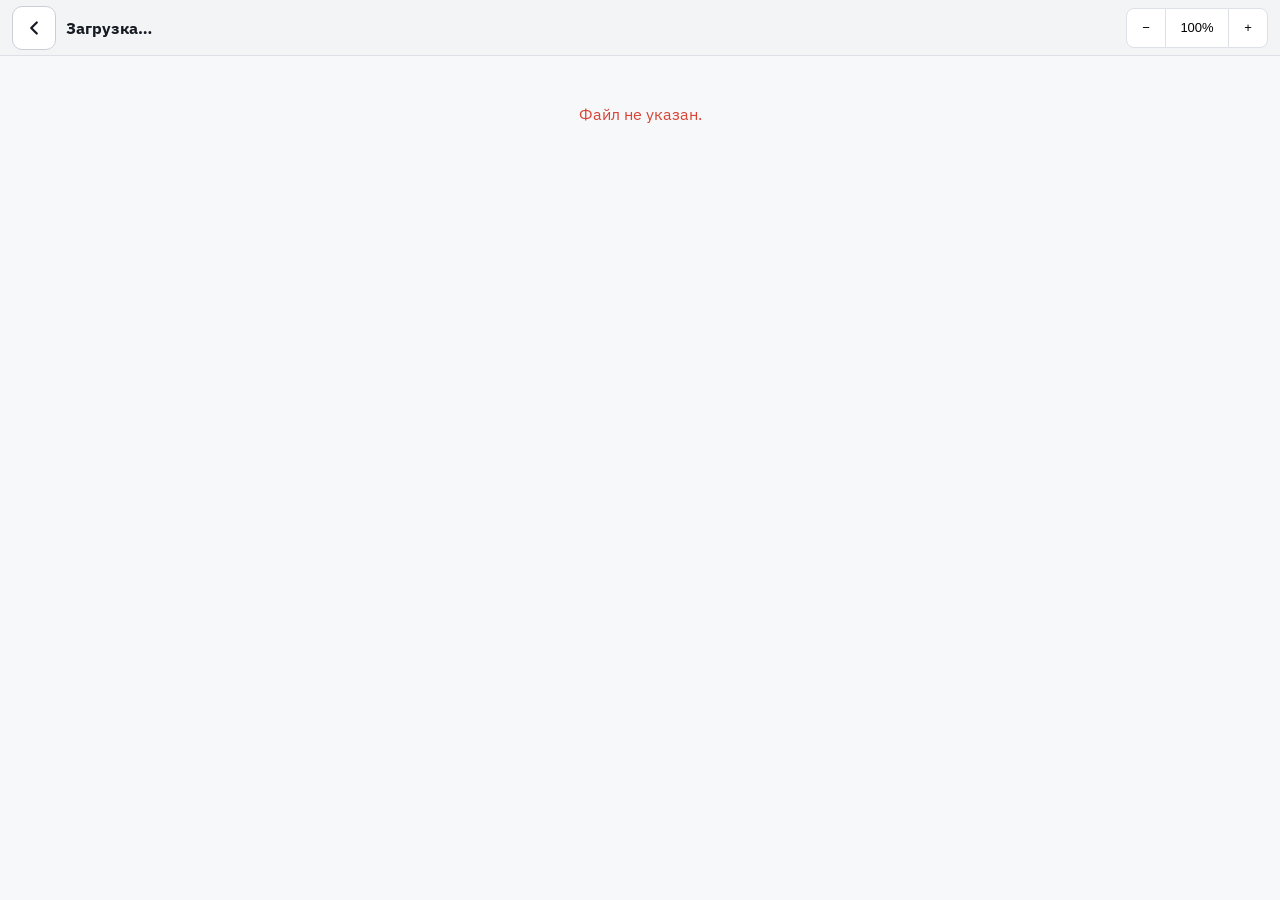
<file: baza/view.html>
<!DOCTYPE html>
<html lang="ru">
<head>
<meta charset="UTF-8">
<meta name="viewport" content="width=device-width, initial-scale=1, minimum-scale=1, viewport-fit=cover">
<title>База знаний</title>
<link rel="manifest" href="../manifest.json">
<meta name="theme-color" content="#2B4C9B">
<link rel="icon" href="../icon-192.png">
<link rel="apple-touch-icon" href="../icon-192.png">
<meta name="apple-mobile-web-app-capable" content="yes">
<meta name="apple-mobile-web-app-status-bar-style" content="black-translucent">
<meta name="apple-mobile-web-app-title" content="Склад">
<link rel="stylesheet" href="../lib/fonts/fonts.css">
<!-- цвета и кнопки — как в «Учёте» -->
<link rel="stylesheet" href="../uchet/style.css?v=2611261447">
<link rel="stylesheet" href="view.css?v=2611261447">
<link rel="stylesheet" href="../auth.css?v=2611261447">
</head>
<body class="vw-page">

<!-- Просмотр одного файла базы знаний на весь экран: Excel (листы вкладками внизу), Word, а в приложении
     на главном экране — ещё PDF и картинки (в браузере они открываются его собственным просмотрщиком). -->
<header class="vw-bar" id="vwBar">
  <a class="iconbtn vw-back" id="vwBack" href="./" title="К списку" aria-label="К списку">
    <svg width="22" height="22" viewBox="0 0 24 24" fill="none" stroke="currentColor" stroke-width="2.5" stroke-linecap="round" stroke-linejoin="round" aria-hidden="true"><path d="M15 6l-6 6 6 6"/></svg>
  </a>
  <span class="vw-title" id="vwTitle">Загрузка…</span>
  <div class="vw-zoom" id="vwZoom" title="Масштаб: Ctrl + колесо мыши или два пальца">
    <button class="util" id="vwZoomOut" aria-label="Уменьшить">−</button><button class="util" id="vwZoomReset" aria-label="Масштаб 100 %">100%</button><button class="util" id="vwZoomIn" aria-label="Увеличить">+</button>
  </div>
</header>

<main class="vw-viewer" id="vwViewer"><div class="vw-msg">Загрузка…</div></main>

<!-- листы Excel — как вкладки внизу в самом Excel -->
<nav class="vw-sheets" id="vwSheets" hidden></nav>

<script src="../lib/supabase-2.45.4.js"></script>
<script src="../auth.js?v=2611261447"></script>
<script src="common.js?v=2611261447"></script>
<script src="view.js?v=2611261447"></script>

</body>
</html>
</file>
<file: lib/fonts/fonts.css>
/* IBM Plex Sans / Mono (SIL OFL 1.1, @fontsource 5.3.0) — локально вместо Google Fonts: из РФ бывает медленно. Кириллица + латиница. */
@font-face { font-family: 'IBM Plex Sans'; font-style: normal; font-weight: 400; font-display: swap; src: url(./ibm-plex-sans-cyrillic-400-normal.woff2) format('woff2'); unicode-range: U+0301,U+0400-045F,U+0490-0491,U+04B0-04B1,U+2116; }
@font-face { font-family: 'IBM Plex Sans'; font-style: normal; font-weight: 400; font-display: swap; src: url(./ibm-plex-sans-latin-400-normal.woff2) format('woff2'); unicode-range: U+0000-00FF,U+0131,U+0152-0153,U+02BB-02BC,U+02C6,U+02DA,U+02DC,U+0304,U+0308,U+0329,U+2000-206F,U+20AC,U+2122,U+2191,U+2193,U+2212,U+2215,U+FEFF,U+FFFD; }
@font-face { font-family: 'IBM Plex Sans'; font-style: normal; font-weight: 500; font-display: swap; src: url(./ibm-plex-sans-cyrillic-500-normal.woff2) format('woff2'); unicode-range: U+0301,U+0400-045F,U+0490-0491,U+04B0-04B1,U+2116; }
@font-face { font-family: 'IBM Plex Sans'; font-style: normal; font-weight: 500; font-display: swap; src: url(./ibm-plex-sans-latin-500-normal.woff2) format('woff2'); unicode-range: U+0000-00FF,U+0131,U+0152-0153,U+02BB-02BC,U+02C6,U+02DA,U+02DC,U+0304,U+0308,U+0329,U+2000-206F,U+20AC,U+2122,U+2191,U+2193,U+2212,U+2215,U+FEFF,U+FFFD; }
@font-face { font-family: 'IBM Plex Sans'; font-style: normal; font-weight: 600; font-display: swap; src: url(./ibm-plex-sans-cyrillic-600-normal.woff2) format('woff2'); unicode-range: U+0301,U+0400-045F,U+0490-0491,U+04B0-04B1,U+2116; }
@font-face { font-family: 'IBM Plex Sans'; font-style: normal; font-weight: 600; font-display: swap; src: url(./ibm-plex-sans-latin-600-normal.woff2) format('woff2'); unicode-range: U+0000-00FF,U+0131,U+0152-0153,U+02BB-02BC,U+02C6,U+02DA,U+02DC,U+0304,U+0308,U+0329,U+2000-206F,U+20AC,U+2122,U+2191,U+2193,U+2212,U+2215,U+FEFF,U+FFFD; }
@font-face { font-family: 'IBM Plex Sans'; font-style: normal; font-weight: 700; font-display: swap; src: url(./ibm-plex-sans-cyrillic-700-normal.woff2) format('woff2'); unicode-range: U+0301,U+0400-045F,U+0490-0491,U+04B0-04B1,U+2116; }
@font-face { font-family: 'IBM Plex Sans'; font-style: normal; font-weight: 700; font-display: swap; src: url(./ibm-plex-sans-latin-700-normal.woff2) format('woff2'); unicode-range: U+0000-00FF,U+0131,U+0152-0153,U+02BB-02BC,U+02C6,U+02DA,U+02DC,U+0304,U+0308,U+0329,U+2000-206F,U+20AC,U+2122,U+2191,U+2193,U+2212,U+2215,U+FEFF,U+FFFD; }
@font-face { font-family: 'IBM Plex Mono'; font-style: normal; font-weight: 500; font-display: swap; src: url(./ibm-plex-mono-cyrillic-500-normal.woff2) format('woff2'); unicode-range: U+0301,U+0400-045F,U+0490-0491,U+04B0-04B1,U+2116; }
@font-face { font-family: 'IBM Plex Mono'; font-style: normal; font-weight: 500; font-display: swap; src: url(./ibm-plex-mono-latin-500-normal.woff2) format('woff2'); unicode-range: U+0000-00FF,U+0131,U+0152-0153,U+02BB-02BC,U+02C6,U+02DA,U+02DC,U+0304,U+0308,U+0329,U+2000-206F,U+20AC,U+2122,U+2191,U+2193,U+2212,U+2215,U+FEFF,U+FFFD; }
</file>
<file: uchet/style.css>
:root {
    --bg: #F3F4F6; --surface: #FFFFFF; --surface-2: #F7F8FA; --fg: #161A22; --muted: #5B6372;
    --line: #DDE0E6; --line-strong: #C9CED8; --accent: #2B4C9B; --accent-fg: #FFFFFF; --accent-soft: #E6ECF8; --accent-ink: #1C3577;
    --s-new-bg: #E7E9EE; --s-new-fg: #3A4150; --s-new-dot: #7A8294;
    --s-rejected-bg: #FBE3E1; --s-rejected-fg: #8C1D18; --s-rejected-dot: #D64535;
    --s-accepted-bg: #FFF1C2; --s-accepted-fg: #6B4A00; --s-accepted-dot: #E0A800;
    --s-ordered-bg: #DDF1E2; --s-ordered-fg: #14602B; --s-ordered-dot: #2E9E4F;
    --ok: #2E9E4F; --ok-ink: #14602B; --warn: #E0A800; --bad: #D64535; --bad-ink: #8C1D18;
    --hl-1: #FFF1C2; --hl-2: #FFE69A; --hl-3: #FFD7A0;
    --solid-fg: #FFFFFF; --overlay: rgba(22, 26, 34, .45);
    --danger: #D64535; --border: var(--line); --row-alt: var(--surface-2);
    --font: 'IBM Plex Sans', system-ui, -apple-system, 'Segoe UI', sans-serif;
    --mono: 'IBM Plex Mono', ui-monospace, monospace;
    color-scheme: light;
  }
  @media (prefers-color-scheme: dark) {
    :root {
      --bg: #12151B; --surface: #1B2029; --surface-2: #222833; --fg: #E8EBF1; --muted: #A1A9B8;
      --line: #2C3340; --line-strong: #3B4454; --accent: #7B9CF0; --accent-fg: #0E1424; --accent-soft: #22304F; --accent-ink: #B9CBFA;
      --s-new-bg: #2B313D; --s-new-fg: #C9CFDB; --s-new-dot: #8D96A8;
      --s-rejected-bg: #46201E; --s-rejected-fg: #FFB4AD; --s-rejected-dot: #F0614F;
      --s-accepted-bg: #433512; --s-accepted-fg: #FFD76A; --s-accepted-dot: #E8B413;
      --s-ordered-bg: #173A24; --s-ordered-fg: #8EE0A9; --s-ordered-dot: #3DB866;
      --ok: #3DB866; --ok-ink: #8EE0A9; --warn: #E8B413; --bad: #F0614F; --bad-ink: #FFB4AD;
      --hl-1: #433512; --hl-2: #5A4818; --hl-3: #5C3A14;
      --solid-fg: #0E1424; --overlay: rgba(0, 0, 0, .6);
      --danger: #F0614F;
      color-scheme: dark;
    }
  }
  input, select, textarea { color: var(--fg); background-color: var(--surface); }
  input::placeholder, textarea::placeholder { color: var(--muted); opacity: .8; }
  * { box-sizing: border-box; }
  html, body { overflow-x: hidden; width: 100%; }
  body {
    font-family: var(--font);
    background:var(--bg);
    margin: 0;
    padding: max(16px, env(safe-area-inset-top)) 16px 16px 16px;
    color:var(--fg);
  }
  .page { max-width: 100%; }
  /* На больших мониторах не даём строкам таблицы растягиваться до бесконечности —
     но сама шапка и фон по-прежнему занимают весь экран. */
  @media (min-width: 1400px) {
    .page { max-width: 1400px; margin: 0 auto; }
  }
  h1 { font-size: 20px; margin: 0 0 12px 0; }
  .section-head {
    display: flex; align-items: center; gap: 8px;
    flex-wrap: wrap; margin: 22px 0 8px 0;
  }
  .section-head h2.section-title { margin: 0; }
  .section-head .util { margin-top: 0; }

  h2.section-title {
    font-size: 16px;
    margin: 22px 0 8px 0;
    padding: 6px 10px;
    background:var(--s-new-bg);
    border-radius:8px;
    display: inline-block;
  }

  /* Шапка всегда зафиксирована сверху. Позиция и ширина — через left/right/env(),
     без расчётов в JS: на iPhone это надёжнее. */
  .sticky-top {
    position: fixed;
    top: max(6px, env(safe-area-inset-top));
    left: max(16px, env(safe-area-inset-left));
    right: max(16px, env(safe-area-inset-right));
    z-index: 150;
    background:var(--surface);
    border:1px solid var(--border);
    border-radius:12px;
    padding: 10px;
    box-shadow:0 4px 14px rgba(0,0,0,0.08);
    box-sizing: border-box;
  }
  @media (min-width: 1400px) {
    .sticky-top { max-width: 1400px; margin-left: auto; margin-right: auto; }
  }
  /* Распорка занимает в потоке ровно ту же высоту, что и шапка — её
     реальный размер выставляет JS (syncStickyTopHeight). Без этого
     контент под шапкой (панель добавления и т.д.) был бы перекрыт. */

  .app-header {
    display: flex;
    align-items: center;
    gap: 8px;
  }
  /* Всё, что лежит в общей шапке (строка поиска и панель добавления), —
     одинаковый отступ сверху вместо собственного margin-top у .add-panel. */
  .sticky-top .add-panel {
    margin: 10px 0 0 0;
  }
  .tab-btn {
    flex: 1;
    padding: 10px;
    font-size: 15px;
    font-weight: 700;
    border:1px solid var(--border);
    background:var(--surface);
    border-radius:10px;
    cursor: pointer;
    touch-action: manipulation;
    -webkit-tap-highlight-color: rgba(0,0,0,0.1);
    -webkit-appearance: none;
    appearance: none;
    min-height: 44px;
  }
  .tab-btn:active { background:var(--s-new-bg); }
  .tab-btn.active { background:var(--accent); color:var(--solid-fg); border-color:var(--accent); }


  /* Верхняя прилипающая шапка (дата + меню вкладок + «Экспорт»/«История») —
     одинаковый вид всех элементов в ряд */
  .app-header .date-picker,
  .app-header button.util {
    height: 44px;
    border-radius:10px;
    font-size: 15px;
    font-weight: 700;
  }
  .app-header .date-picker #dateDisplayText { font-size: 15px; font-weight: 700; }

  .view { display: none; }
  .view.active { display: block; }

  button.iconbtn {
    border:1px solid var(--line-strong);
    background:var(--s-new-bg);
    color:var(--fg);
    border-radius:8px;
    width: 36px;
    height: 36px;
    font-size: 19px;
    font-weight: 700;
    cursor: pointer;
    flex: 0 0 auto;
    display: flex;
    align-items: center;
    justify-content: center;
  }
  button.iconbtn:disabled { opacity: 0.35; cursor: default; }
  button.iconbtn:active:not(:disabled) { background:var(--line-strong); }
  .date-picker {
    position: relative;
    flex: 0 0 auto;
    display: flex;
    align-items: center;
    justify-content: center;
    border:1px solid var(--border);
    border-radius:8px;
    padding: 0 10px;
    height: 36px;
    min-width: 105px;
    background:var(--surface-2);
    gap: 6px;
    white-space: nowrap;
    overflow: hidden;
    text-overflow: ellipsis;
    cursor: pointer;
  }
  .date-picker #dateDisplayText { font-size: 14px; font-weight: 600; }
  .date-picker input[type="date"] {
    position: absolute; inset: 0; opacity: 0; width: 100%; height: 100%; border:none; cursor: pointer;
  }
  .spacer { flex: 1 1 auto; min-width: 4px; }
  button.util {
    border:1px solid var(--border);
    background:var(--surface);
    border-radius:6px;
    padding: 0 12px;
    height: 36px;
    font-size: 13px;
    cursor: pointer;
    white-space: nowrap;
    flex: 0 0 auto;
  }
  button.util:active { background:var(--s-new-bg); }
  button.util.primary { background:var(--accent); color:var(--solid-fg); border-color:var(--accent); }

  /* Прокрутка (если понадобится) остаётся только внутри самой таблицы,
     а не у всей страницы — шапка с поиском всегда остаётся на месте
     и не "укорачивается" относительно списка. */
  .table-scroll {
    width: 100%;
    overflow-x: auto;
    -webkit-overflow-scrolling: touch;
    border-radius:10px;
  }
  table {
    width: 100%;
    border-collapse:collapse;
    background:var(--surface);
    border-radius:10px;
    overflow: hidden;
    border:1px solid var(--border);
  }
  thead th {
    background:var(--surface-2);
    text-align: left;
    padding: 10px 8px;
    font-size: 13px;
    border-bottom:1px solid var(--border);
  }
  /* Тонкая граница между столбцами — во всех таблицах */
  td, th { border-right:1px solid var(--border); }
  td:last-child, th:last-child { border-right:none; }
  tbody tr:nth-child(even) { background:var(--row-alt); }
  tbody tr { border-bottom:1px solid var(--border); }
  /* Заголовок группы по модели в «Учёте». Фон ставим на саму ячейку: у
     строки он спорит с полосатой раскраской tbody tr:nth-child(even). */
  tbody tr.group-row td {
    background:var(--s-new-bg);
    padding: 5px 8px;
    font-size: 11.5px;
    font-weight: 700;
    color:var(--muted);
    letter-spacing: 0.4px;
    text-transform: uppercase;
  }
  tbody tr.row-match { background:var(--hl-1) !important; }
  tbody tr.row-picked { background:var(--hl-2) !important; }
  tbody tr.row-flash { background:var(--hl-1) !important; }
  tbody tr.row-current { background:var(--hl-3) !important; box-shadow:inset 3px 0 0 var(--warn); }
  .search-count {
    font-size: 13px; color:var(--muted); white-space: nowrap; padding: 0 4px;
    min-width: 62px; text-align: center;
  }
  .iconbtn.nav { width: 32px; height: 32px; font-size: 18px; flex: 0 0 auto; }
  .search-icon { font-size: 15px; opacity: 0.6; flex: 0 0 auto; }
  .iconbtn.clear { width: 28px; height: 28px; font-size: 13px; flex: 0 0 auto; border-radius:6px; }
  /* Блок поиска на телефоне: всё в одну строку, ничего не уезжает вниз */
  @media (max-width: 480px) {
    .add-panel.search-bar {
      flex-wrap: nowrap;
      gap: 4px;
      padding: 8px;
    }
    .search-bar .search-icon { display: none; }
    .search-bar input[type="text"] {
      min-width: 0;
      flex: 1 1 auto;
      font-size: 16px;
      padding: 8px 6px;
    }
    .search-bar .search-count { min-width: 30px; font-size: 10px; padding: 0 2px; }
    .search-bar .iconbtn.clear { width: 22px; height: 22px; font-size: 10px; flex: 0 0 auto; }
    .search-bar .iconbtn.nav { width: 24px; height: 24px; font-size: 15px; flex: 0 0 auto; }
  }
  td { padding: 5px 8px; font-size: 15px; vertical-align: middle; }
  td.num { width: 44px; text-align: center; color:var(--muted); font-size: 13px; }
  td.code { width: 130px; user-select: text; -webkit-user-select: text; font-size: 12px; color:var(--muted); font-family: monospace; white-space: nowrap; }
  .code-split { display: inline-flex; flex-direction: column; align-items: flex-start; line-height: 1.25; user-select: none; -webkit-user-select: none; }
  .code-split .code-line { user-select: none; -webkit-user-select: none; }
  .code-split .code-line + .code-line { border-top:1px solid var(--line-strong); margin-top: 2px; padding-top: 2px; }

  .code-text { cursor: pointer; border-radius:3px; padding: 1px 2px; }
  .code-text.code-copied { background:var(--s-ordered-bg); }
  td.name { width: auto; min-width: 198px; cursor: pointer; user-select: text; -webkit-user-select: text; touch-action: manipulation; position: relative; }
  .oc-addwh-badge {
    position: absolute;
    right: 6px;
    bottom: 6px;
    width: 26px;
    height: 26px;
    border-radius:50%;
    background:var(--accent);
    color:var(--solid-fg);
    border:none;
    font-size: 17px;
    font-weight: 700;
    line-height: 1;
    display: flex;
    align-items: center;
    justify-content: center;
    cursor: pointer;
    box-shadow:0 1px 4px rgba(0,0,0,0.3);
    z-index: 2;
  }
  .oc-addwh-badge:active { background:var(--accent-ink); }
  .ca-del-badge {
    position: absolute;
    right: 6px;
    bottom: 6px;
    width: 26px;
    height: 26px;
    border-radius:50%;
    background:var(--muted);
    color:var(--solid-fg);
    border:none;
    font-size: 14px;
    line-height: 1;
    display: flex;
    align-items: center;
    justify-content: center;
    cursor: pointer;
    box-shadow:0 1px 4px rgba(0,0,0,0.25);
    z-index: 2;
  }
  .ca-del-badge:active { background:var(--muted); }
  td.check { width: 40px; text-align: center; vertical-align: middle; }
  td, th { vertical-align: middle; }
  .chk-toggle {
    width: 28px; height: 28px; border-radius:6px; border:1px solid var(--border);
    background:var(--surface); font-size: 15px; font-weight: 700; color:var(--ok-ink); cursor: pointer;
    display: inline-flex; align-items: center; justify-content: center; line-height: 1;
  }
  .chk-toggle.on { background:var(--ok); color:var(--solid-fg); border-color:var(--ok); }
  th.sortable { cursor: pointer; user-select: none; -webkit-user-select: none; touch-action: manipulation; white-space: nowrap; }
  th.sortable .sort-arrow { font-size: 11px; opacity: 0.6; margin-left: 3px; }
  th.sortable.sort-active .sort-arrow { opacity: 1; }
  th.sortable[data-col="count"] { text-align: center; }
  .sort-arrow { display: none; }
  td.count { width: 42px; text-align: center; font-weight: 700; font-size: 17px; }
  td.count input {
    width: 38px; padding: 3px 2px; font-size: 16px; font-weight: 700; text-align: center;
    border:1px solid var(--border); border-radius:6px;
    -moz-appearance: textfield; appearance: textfield;
  }
  td.count input::-webkit-outer-spin-button,
  td.count input::-webkit-inner-spin-button {
    -webkit-appearance: none; margin: 0;
  }

  /* «Склад»: объединённая колонка «Склад / 1С» — 2 яруса, как «Шт» в «Учёте»:
     сверху — редактируемое количество на складе, снизу — остаток из 1С (только чтение). */  .btn {
    width: 27px; height: 27px; border-radius:6px; border:none;
    font-size: 15px; font-weight: 700; color:var(--solid-fg); cursor: pointer; line-height: 1;
    display: inline-flex; align-items: center; justify-content: center;
    padding: 0;
    touch-action: manipulation;
    -webkit-user-select: none; user-select: none;
  }
  .btn.plus { background:var(--accent); }
  .btn.minus { background:var(--danger); }
  .btn.del { background:var(--muted); font-size: 12px; }

  .btn:active { opacity: 0.75; }

  .add-panel {
    margin-top: 18px;
    background:var(--surface);
    border:1px solid var(--border);
    border-radius:10px;
    padding: 12px;
    display: flex;
    flex-wrap: wrap;
    gap: 8px;
    align-items: center;
    position: relative;
  }
  .add-panel select, .add-panel input[type="text"], .add-panel input[type="number"] {
    padding: 10px; font-size: 15px; border:1px solid var(--border); border-radius:8px;
  }
  .add-panel input[type="text"] { flex: 1; min-width: 160px; }
  .add-panel input[type="number"] { width: 90px; }

  .suggest-box {
    position: absolute;
    top: 100%; left: 12px; right: 12px;
    background:var(--surface);
    border:1px solid var(--border);
    border-radius:8px;
    margin-top: 4px;
    max-height: 220px;
    overflow-y: auto;
    box-shadow:0 6px 16px rgba(0,0,0,0.12);
    z-index: 50;
    display: none;
  }
  .suggest-box.open { display: block; }
  .suggest-item {
    padding: 9px 12px;
    font-size: 14px;
    cursor: pointer;
    border-bottom:1px solid var(--line);
  }
  .suggest-item:last-child { border-bottom:none; }
  .suggest-item:active, .suggest-item:hover { background:var(--surface-2); }
  .suggest-item .code { font-family: monospace; font-size: 12px; color:var(--muted); }
  /* Версия модели в конце строки подсказки — просто серый текст, без
     рамок и подложки. */
  .suggest-item .suggest-model {
    color:var(--muted);
    font-size: 12px;
    font-weight: 600;
    margin-left: 6px;
    white-space: nowrap;
  }
  /* Остаток из «1С» в конце строки подсказки: серым и тем же размером, что и
     название (модель рядом — мельче, это разные подписи). */
  .suggest-item .suggest-oc-qty {
    float: right;
    margin-left: 10px;
    color:var(--muted);
    font-variant-numeric: tabular-nums;
  }
  .suggest-empty { padding: 9px 12px; font-size: 13px; color:var(--muted); }

  .app-header .date-picker.hidden { visibility: hidden; }
  .footer-note { font-size: 12px; color:var(--muted); margin-top: 10px; }

  /* ==================== Компактные таблицы на смартфоне ====================
     Сжимаем колонки так, чтобы вся таблица помещалась по ширине экрана
     без горизонтальной прокрутки — так строки визуально совпадают по
     ширине с шапкой (поиск / добавление) над ними. */
  @media (max-width: 480px) {
    td, th { padding: 4px 3px; font-size: 12.5px; }
    thead th { font-size: 10px; padding: 8px 2px; white-space: nowrap; }
    td.num { width: 14px; padding-left: 2px; padding-right: 2px; font-size: 10px; }
    td.code {
      width: 72px; font-size: 9.5px; white-space: nowrap;
      padding-left: 2px; padding-right: 2px;
    }

    td.name { min-width: 0; font-size: 13px; line-height: 1.25; }
    .oc-addwh-badge { width: 22px; height: 22px; font-size: 15px; right: 4px; bottom: 4px; }
    .ca-del-badge { width: 22px; height: 22px; font-size: 12px; right: 4px; bottom: 4px; }
    td.check { width: 22px; padding-left: 2px; padding-right: 2px; }
    .chk-toggle { width: 20px; height: 20px; font-size: 11px; }
    td.count { width: 22px; padding-left: 1px; padding-right: 1px; white-space: nowrap; }
    td.count input { width: auto; min-width: 20px; font-size: 16px; padding: 2px 1px; }
    /* «Склад»: объединённая колонка «Склад / 1С» на мобильном */

    .btn { width: 20px; height: 20px; font-size: 11px; border-radius:5px; }
    .btn.del { font-size: 9px; }

    .add-panel { padding: 8px; gap: 6px; }
    .add-panel select, .add-panel input[type="text"], .add-panel input[type="number"] {
      padding: 8px; font-size: 16px;
    }
    button.util { font-size: 12px; padding: 0 8px; height: 32px; }
    h2.section-title { font-size: 14px; padding: 5px 8px; }
  }

  .modal-overlay {
    display: none; position: fixed; inset: 0; background:var(--overlay);
    align-items: center; justify-content: center; z-index: 1000;
  }
  .modal-overlay.open { display: flex; }
  /* Окна, которые открываются ПОВЕРХ другого окна (сравнение и вставка
     вызываются из окна импорта) — иначе они появлялись под ним, так как
     z-index у всех модалок одинаковый. */
  #ocCompareOverlay, #ocTransferOverlay { z-index: 1100; }
  .modal-box { background:var(--surface); border-radius:12px; padding: 20px; max-width: 340px; width: 90%; text-align: center; }
  .modal-box p { font-size: 15px; margin: 0 0 12px 0; }
  .modal-actions { display: flex; gap: 10px; justify-content: center; margin-top: 4px; }
  .modal-actions button {
    flex: 1; padding: 10px 0; border:none; border-radius:8px; font-size: 15px; font-weight: 600; cursor: pointer;
  }
  .modal-actions .confirm-yes { background:var(--danger); color:var(--solid-fg); }
  /* подтверждающая кнопка обычного (не опасного) действия */
  .modal-actions .confirm-yes.accent { background:var(--accent); }
  .modal-actions .confirm-no { background:var(--s-new-bg); color:var(--fg); }
  .full-w { width: 100%; }
  /* Выпадающий список внутри модалки */
  .modal-box select {
    width: 100%;
    padding: 9px;
    font-size: 14px;
    border:1px solid var(--border);
    border-radius:8px;
    margin-bottom: 10px;
    background:var(--surface);
  }
  .modal-box input[type="text"], .modal-box input[type="number"] {
    width: 100%; padding: 10px; font-size: 15px; border:1px solid var(--border); border-radius:8px; margin-bottom: 8px;
  }
  .modal-box .field-label { font-size: 12px; color:var(--muted); text-align: left; margin: 6px 0 2px 0; }

  /* Крестик закрытия в углу окна */
  /* Подпись выбранного фильтра рядом с кнопкой в шапке раздела 1С */
  /* Тумблер «показывать расходники» (только в режиме «Остаток») */
  .oc-filter-label {
    font-size: 11px;
    font-weight: 600;
    color:var(--muted);
    white-space: nowrap;
    margin-left: 6px;
    overflow: hidden;
    text-overflow: ellipsis;
    max-width: 96px;
  }
  .oc-filter-wrap .menu-panel.list { min-width: 160px; }
  .modal-x {
    position: absolute;
    top: 10px; right: 10px;
    width: 30px; height: 30px;
    border-radius:50%;
    border:none;
    background:var(--s-new-bg);
    color:var(--muted);
    font-size: 14px;
    line-height: 1;
    cursor: pointer;
    display: flex; align-items: center; justify-content: center;
    z-index: 2;
  }
  .modal-x:active { background:var(--line-strong); }
  .modal-box.wide { max-width: 420px; max-height: 88vh; overflow-y: auto; -webkit-overflow-scrolling: touch; }
  .modal-box.wide p { text-align: left; }

  /* ==================== Переключатель модели (3 положения) ====================
     Слева YGW 4.0 — по центру «—» (без модели) — справа YGW 5.0.
     Заменил поле ввода: значения всего три, набирать руками незачем. */
  .model-switch {
    display: flex;
    border:1px solid var(--border);
    border-radius:8px;
    overflow: hidden;
    background:var(--surface-2);
    height: 40px;
    flex: 0 0 auto;
  }
  .model-switch .ms-opt {
    flex: 1;
    min-width: 0;          /* было 42px — из-за этого «9Bot» не влезал */
    border:none;
    background:transparent;
    font-size: 12px;
    font-weight: 700;
    color:var(--muted);
    cursor: pointer;
    padding: 0 2px;
    white-space: nowrap;
    -webkit-appearance: none;
    appearance: none;
  }
  .model-switch .ms-opt + .ms-opt { border-left:1px solid var(--border); }
  .model-switch .ms-opt.active {
    background:var(--accent);
    color:var(--solid-fg);
  }

  .history-range { display: flex; gap: 8px; align-items: center; margin-bottom: 10px; }
  .history-range input[type="date"] { flex: 1; padding: 7px; font-size: 13px; border:1px solid var(--border); border-radius:8px; margin-bottom: 0; }
  .history-range span { font-size: 12px; color:var(--muted); }
  .history-list { max-height: 320px; overflow-y: auto; text-align: left; border:1px solid var(--border); border-radius:8px; }
  .history-row { display: flex; justify-content: space-between; padding: 8px 10px; font-size: 14px; border-bottom:1px solid var(--line); }
  .history-row:last-child { border-bottom:none; }
  .history-row .h-date { font-weight: 600; color:var(--muted); }
  .history-row .h-minus { color:var(--danger); font-weight: 700; }
  .history-empty { padding: 16px; text-align: center; font-size: 13px; color:var(--muted); }

  .btn.onec {
    background:var(--ok); font-size: 11px; font-weight: 700; letter-spacing: 0.3px;
    border-radius:6px; width: auto; height: 22px; padding: 0 7px;
    vertical-align: middle; margin-left: 6px;
  }
  #backBtn {
    position: fixed; left: 14px; bottom: 14px; z-index: 300;
    width: 46px; height: 46px; border-radius:50%;
    border:1px solid var(--border); background:var(--surface); color:var(--ok-ink);
    font-size: 22px; font-weight: 700; line-height: 1; cursor: pointer;
    box-shadow:0 4px 14px rgba(0,0,0,0.18);
    display: none; align-items: center; justify-content: center;
    touch-action: manipulation; -webkit-appearance: none; appearance: none;
  }
  #backBtn.show { display: flex; }
  #topBtn {
    position: fixed; right: 62px; bottom: 14px; z-index: 300;
    width: 46px; height: 46px; border-radius:50%;
    border:1px solid var(--border); background:var(--surface); color:var(--ok-ink);
    font-size: 22px; font-weight: 700; line-height: 1; cursor: pointer;
    box-shadow:0 4px 14px rgba(0,0,0,0.18);
    display: none; align-items: center; justify-content: center;
    touch-action: manipulation; -webkit-appearance: none; appearance: none;
  }
  #topBtn.show { display: flex; }
  #topBtn:active { background:var(--s-new-bg); }
  #backBtn:active { background:var(--s-new-bg); }
  /* Точка состояния на кнопке ⋮: красная — ошибка/нет входа, жёлтая — есть неотправленные правки,
     пульсирует — идёт обмен. Если всё в порядке — точки нет. */
  .sync-dot { display: none; position: absolute; top: 5px; right: 5px; width: 11px; height: 11px; border-radius: 50%;
    border: 2px solid var(--surface); background: var(--warn); }
  .sync-dot.dirty, .sync-dot.err, .sync-dot.busy { display: block; }
  .sync-dot.err { background: var(--danger); }
  .sync-dot.busy { background: var(--accent); animation: sync-pulse 1s ease-in-out infinite; }
  @keyframes sync-pulse { 0%, 100% { opacity: 1; } 50% { opacity: .35; } }

  /* Маленький номер версии файлов (совпадает с CACHE_NAME в sw.js) — в
     углу шапки, рядом с облачком. Чисто для проверки «долетело» ли
     обновление на устройство. */
  #appVersionBadge {
    flex: 0 0 auto;
    font-size: 10px;
    color:var(--muted);
    font-weight: 700;
    align-self: flex-start;
    margin-top: -2px;
  }
  .sync-status-line { font-size: 13px; color:var(--muted); margin: 6px 0 12px 0; text-align: left; }
  .sync-status-line.err { color:var(--danger); }
  /* Текст результата обмена — многострочный (причина + ID Gist) */
  #manualSyncInfo, #syncStatusLine { white-space: pre-line; word-break: break-word; }
  .sync-help { font-size: 12px; color:var(--muted); text-align: left; line-height: 1.5; margin-top: 10px; }
  .sync-help a { color:var(--accent); }
  .sync-help ol { margin: 4px 0; padding-left: 18px; }
  .sync-history-list {
    max-height: 55vh;
    overflow-y: auto;
    -webkit-overflow-scrolling: touch;
    text-align: left;
    border:1px solid var(--border);
    border-radius:8px;
  }
  .sync-history-empty { padding: 14px 10px; font-size: 13px; color:var(--muted); }
  .sync-history-entry { position: relative; padding: 8px 22px 8px 10px; border-bottom:1px solid var(--border); }
  .sync-history-entry:last-child { border-bottom:none; }
  /* Маленькая точка в правом нижнем углу записи: зелёная — сохранилось,
     красная — попытка не удалась (данные никуда не делись, ждут повтора). */
  .sync-history-dot {
    position: absolute;
    right: 8px; bottom: 8px;
    width: 8px; height: 8px;
    border-radius:50%;
  }
  .sync-history-dot.ok { background:var(--ok); }
  .sync-history-dot.err { background:var(--danger); }
  /* Янтарная — данные с сервера были устаревшими и намеренно не применены */
  .sync-history-dot.warn { background:var(--warn); }
  /* Синяя — обычное сохранение на самом устройстве (без сервера) */
  .sync-history-dot.local { background:var(--accent); }
  .sync-history-head {
    display: flex; justify-content: space-between; align-items: baseline;
    font-size: 13px; gap: 8px; margin-bottom: 4px;
  }
  .sync-history-head span { color:var(--muted); font-size: 12px; }
  /* ==================== Карточка позиции (сравнение / перемещение) ====
     По наброску: код слева сверху, версия модели справа сверху, название
     по центру, снизу два блока с остатками и кнопка действия. */
  .cmp-card {
    border-bottom:1px solid var(--border);
    padding: 10px 12px 12px 12px;
    text-align: left;
  }
  .cmp-card:last-child { border-bottom:none; }
  .cmp-top {
    display: flex;
    justify-content: space-between;
    align-items: baseline;
    gap: 8px;
  }
  .cmp-code {
    font-family: monospace;
    font-size: 13px;
    font-weight: 700;
    color:var(--fg);
  }
  .cmp-model {
    font-size: 12px;
    font-weight: 600;
    color:var(--muted);
    white-space: nowrap;
  }
  .cmp-name {
    text-align: center;
    font-size: 15px;
    font-weight: 700;
    line-height: 1.25;
    margin: 8px 0 10px 0;
    color:var(--fg);
  }
  .cmp-bottom {
    display: flex;
    align-items: stretch;
    gap: 8px;
  }
  .cmp-cell {
    flex: 1;
    min-width: 0;
    border:1px solid var(--border);
    border-radius:8px;
    padding: 5px 6px;
    text-align: center;
    background:var(--surface-2);
  }
  .cmp-cell-label { font-size: 11px; color:var(--muted); line-height: 1.2; }
  .cmp-cell-val { font-size: 18px; font-weight: 700; color:var(--fg); line-height: 1.2; }
  .cmp-add {
    flex: 0 0 auto;
    align-self: center;
    width: 36px; height: 36px;
    border-radius:50%;
    border:none;
    background:var(--accent);
    color:var(--solid-fg);
    font-size: 20px; font-weight: 700; line-height: 1;
    cursor: pointer;
    display: flex; align-items: center; justify-content: center;
  }
  .cmp-add:active { background:var(--accent-ink); }
  .cmp-add.added { background:var(--ok); }
  .cmp-add.danger { background:var(--s-new-bg); color:var(--muted); font-size: 15px; }
  .cmp-add.danger:active { background:var(--line-strong); }
  .sync-history-body {
    margin: 0; font-family: inherit; white-space: pre-wrap; word-break: break-word;
    font-size: 12px; color:var(--fg); line-height: 1.5;
  }
  .main-name { line-height: 1.25; }
  .alt-name { color:var(--ok-ink); font-size: 13px; line-height: 1.25; margin-top: 2px; }
  .alt-name .alt-code { font-family: monospace; font-size: 12px; opacity: 0.85; }
  .alt-link { cursor: pointer; }
  .alt-link:hover { opacity: 0.75; }

  #printArea { display: none; }
  #printArea .print-labels-grid {
    display: grid;
    gap: 0;
  }
  #printArea .print-labels-grid + .print-labels-grid {
    page-break-before: always;
    break-before: page;
  }

  /* ==================== Этикетка «большая» (эталон) ====================
     90x45мм, 2x5=10 на лист — единый дизайн для одиночной печати со
     склада (🖨️ в строке товара) и для формы ручного ввода (⋮ → 🖨️ Печать).
     4 условные строки (не рисуем линии — только позиционирование):
       1) 10мм — модель слева, «N шт» в правом углу
       2-3) по 10мм — название (короткое — по центру обеих строк, длинное —
            переносом: 1-я строка в строке 2, 2-я в строке 3)
       4) 15мм — код, жирным, растянут под ширину/высоту строки
     ВАЖНО про центрирование: пробовали min-height на всю высоту листа —
     переполняло реальную печатную область (Safari добавляет свои поля и
     подвал поверх), последний ряд уезжал на 2-й лист. Поэтому центрируем
     через простой фиксированный отступ, без попытки занять весь лист. */
  #printArea .print-labels-page {
    /* Этикетка 85мм → сетка 2×85 = 170мм. Влезает в печатную область
       целиком, поэтому НИКАКОГО сдвига влево: отрицательный margin
       обрезал левый край. Просто прижато к левому краю без отступов.
       Фиксированную height/padding не задаём: они выталкивают нижний ряд на второй лист. */
    width: 170mm;
    max-width: 100%;
    margin: 0;
    padding: 0;
    background: #fff;
  }
  #printArea .print-labels-page + .print-labels-page {
    page-break-before: always;
    break-before: page;
  }
  #printArea .print-label.v2 {
    position: relative;
    width: 85mm;
    height: 45mm;
    border: 1px solid #999;
    box-sizing: border-box;
    overflow: hidden;
    padding: 0 3mm;
    display: flex;
    flex-direction: column;
  }
  #printArea .pl2-row1 {
    height: 10mm;
    flex: 0 0 10mm;      /* строго своя высота, не сжимается */
    display: flex;
    align-items: center;
    justify-content: space-between;
  }
  #printArea .pl2-model {
    font-size: 13pt;
    font-weight: 700;
    color: #111;
  }
  #printArea .pl2-qty {
    font-size: 11pt;
    font-weight: 700;
    color: #111;
  }
  #printArea .pl2-name {
    height: 20mm;                 /* строки 2+3 вместе */
    flex: 0 0 20mm;               /* строго своя высота, не сжимается */
    display: flex;
    align-items: center;
    justify-content: center;
    text-align: center;
    font-size: 18pt;
    font-weight: 700;
    /* line-height 1.15 вместо 10mm: при 10mm две строки названия не
       помещались в 20мм-блок и наползали на соседние секторы. */
    line-height: 1.15;
    overflow: hidden;
  }
  #printArea .pl2-code {
    height: 15mm;
    flex: 0 0 15mm;      /* строго своя высота, не сжимается */
    display: flex;
    align-items: center;
    justify-content: center;
    text-align: center;
    font-size: 26pt;
    font-weight: 700;
    font-family: monospace;
    color: #000;
    line-height: 1;
    white-space: nowrap;
    overflow: hidden;
  }

  /* ==================== Блок добавления (Учёт): 1 строка ====================
     Раздел (выпадающий список) → название (растягивается, занимает
     оставшееся место) → количество → кнопка «+» одной строкой. */
  .add-panel.one-row {
    position: relative;
    display: flex;
    align-items: center;
    flex-wrap: nowrap;
    gap: 8px;
  }
  /* Ширину селекта подгоняет JS под ВЫБРАННЫЙ пункт (fitSectionSelectWidth):
     фиксированные 92px либо оставляли пустое место у «Деталей», либо резали
     «Расходники» многоточием. Здесь — только страховка на случай, если JS не
     отработал. */
  .add-panel.one-row select {
    flex: 0 0 auto;
    min-width: 0;
    /* Своя стрелка вместо системной (на iOS системная раздувает ширину) */
    -webkit-appearance: none;
    appearance: none;
    padding-left: 8px;
    padding-right: 20px;
    white-space: nowrap;
    color:var(--fg);
    background-color:var(--surface);
    background-image: url("data:image/svg+xml;utf8,<svg xmlns='http://www.w3.org/2000/svg' viewBox='0 0 10 6'><path d='M1 1l4 4 4-4' fill='none' stroke='%2364748b' stroke-width='1.6' stroke-linecap='round' stroke-linejoin='round'/></svg>");
    background-repeat: no-repeat;
    background-position: right 6px center;
    background-size: 9px 6px;
  }
  /* Точка отсчёта для крестика очистки. Подсказки специально вынесены из
     этой обёртки в саму панель — иначе они сузились бы до ширины поля. */
  .add-panel.one-row .add-name-wrap {
    flex: 1 1 auto;
    min-width: 0;
    position: relative;
    display: flex;
    align-items: center;
  }
  .add-panel.one-row .add-name-wrap input[type="text"] {
    width: 100%;
    min-width: 0;
    padding-right: 32px;      /* место под крестик, текст под него не заезжает */
  }
  /* Крестик лежит ПОВЕРХ правого края поля, а не рядом: так поле не
     сужается, когда крестик появляется. Показывается только при наборе. */
  .add-panel.one-row .add-clear {
    display: none;
    position: absolute;
    right: 6px;
    width: 24px;
    height: 24px;
    border:none;
    border-radius:50%;
    background:var(--s-new-bg);
    color:var(--muted);
    font-size: 12px;
    line-height: 1;
    cursor: pointer;
    align-items: center;
    justify-content: center;
    padding: 0;
    -webkit-appearance: none;
    appearance: none;
  }
  .add-panel.one-row .add-clear.show { display: flex; }
  .add-panel.one-row .add-clear:active { background:var(--line-strong); }
  /* Подсказки при вводе названия — во всю ширину панели (а не узкого поля
     ввода), чтобы длинные названия и коды было видно целиком. */
  .add-panel.one-row #addSuggestBox, .add-panel.one-row #invAddSuggestBox {
    left: 12px;
    right: 12px;
  }
  .add-panel.one-row input[type="number"] {
    flex: 0 0 auto;
    width: 48px;
    text-align: center;
  }
  .add-panel.one-row #newItemQty, .add-panel.one-row #invAddQty { width: 60px; }
  .add-panel.one-row button.util {
    flex: 0 0 auto;
    width: 44px;
    height: 44px;
    padding: 0;
    font-size: 22px;
    font-weight: 700;
    line-height: 1;
  }

  /* ==================== Выпадающее меню действий («⋮») ====================
     Квадратные эмодзи-кнопки, 2 колонки — как в GitHub, без подписей. */
  .menu-wrap { position: relative; }
  /* Меню строки: у нижних строк раскрывается вверх (класс drop-up ставит
     JS), иначе оно уходило под край обрезающего контейнера таблицы. */
  /* Меню, вынесенное поверх страницы: координаты ставит JS, чтобы его не
     обрезал контейнер таблицы (см. placeRowMenu). */
  .menu-panel.floating {
    z-index: 1200;
    margin: 0 !important;
  }
  .menu-panel.drop-up {
    top: auto;
    bottom: 100%;
    margin-top: 0;
    margin-bottom: 6px;
  }
  .menu-panel {
    display: none;
    position: absolute;
    top: 100%; right: 0;
    margin-top: 6px;
    background:var(--surface);
    border:1px solid var(--border);
    border-radius:10px;
    box-shadow:0 6px 16px rgba(0,0,0,0.14);
    padding: 8px;
    z-index: 200;
    grid-template-columns: repeat(2, 1fr);
    gap: 8px;
  }
  .menu-panel.open { display: grid; }
  .menu-panel button {
    width: 50px; height: 50px;
    border-radius:10px;
    border:1px solid var(--border);
    background:var(--surface-2);
    font-size: 21px;
    display: flex; align-items: center; justify-content: center;
    cursor: pointer;
    touch-action: manipulation;
  }
  .menu-panel button:active { background:var(--s-new-bg); }
  .menu-panel button.danger { background:var(--danger); color:var(--solid-fg); border-color:var(--danger); }
  .menu-panel button.danger:active { background:var(--bad-ink); }

  /* Вариант меню со списком текстовых кнопок (Экспорт/История в шапке) —
     вместо квадратной 2-колоночной сетки эмодзи-кнопок. */
  .menu-panel.list { grid-template-columns: 1fr; min-width: 170px; }
  .menu-panel.list button {
    width: 100%; height: auto;
    padding: 10px 14px;
    font-size: 14px;
    justify-content: flex-start;
    border-radius:8px;
  }

  .iconbtn.danger { background:var(--danger); color:var(--solid-fg); }
  .iconbtn.danger:active { background:var(--bad-ink); }

  @media print {
    /* Голый белый лист: фон body (--bg, серый) при печати просвечивал
       под этикетками — гасим его и все поля страницы. */
    html, body {
      background: #fff !important;
      margin: 0 !important;
      padding: 0 !important;
    }
    @page { size: A4; margin: 0; }
    .page, .modal-overlay { display: none !important; }
    #printArea { display: block !important; background: #fff !important; }
    /* Плавающие кнопки (☁️ синхронизация, ↑ наверх, ← назад к позиции)
       лежат вне .page, поэтому их нужно прятать отдельно — иначе они
       остаются поверх печатного листа. */
    #topBtn, #backBtn { display: none !important; }
  }

  /* ==================== Утилитарные классы ====================
     Раньше в index.html было ~94 инлайн-style="" — повторяющиеся (отступы,
     flex-обёртки, скрытие по умолчанию) вынесены сюда классами; единичные,
     привязанные к одной конкретной кнопке/полю — правилами по #id ниже. */
  .modal-title { font-weight: 700; }
  .pos-rel { position: relative; }
  .hide-init { display: none; }
  .flex-1 { flex: 1; }
  .flex-1-0 { flex: 1; min-width: 0; }
  .field-narrow { flex: 0 0 92px; }
  .field-w110 { width: 110px; flex: 0 0 auto; }
  .field-w106 { flex: 0 0 106px; }
  .readonly-field { background:var(--surface-2); }
  .mono-field { font-family: monospace; }
  .bg-neutral { background:var(--s-new-bg); }
  .bg-danger-soft { background:var(--s-rejected-bg); }
  .file-input { width: 100%; font-size: 13px; }
  .suggest-box-inset { left: 20px; right: 20px; }
  .flex-row { display: flex; gap: 10px; }
  .flex-row.gap-8 { gap: 8px; }

  .mt-6  { margin-top: 6px; }

  .mt-10 { margin-top: 10px; }
  .mt-12 { margin-top: 12px; }
  .mb-6  { margin-bottom: 6px; }
  .mb-8  { margin-bottom: 8px; }
  .mb-10 { margin-bottom: 10px; }
  .modal-actions.stack { flex-direction: column; gap: 8px; }
  /* Сравнение остатков — строка фильтров и строка поиска */
  .cmp-filter-row { display: flex; gap: 10px; align-items: flex-end; margin-bottom: 8px; }
  .cmp-search-row { display: flex; gap: 8px; align-items: center; margin-bottom: 8px; }
  /* Тумблер «главное устройство» в настройках синхронизации */
  .role-toggle {
    display: flex; align-items: center; gap: 10px; margin: 4px 0 4px;
    padding: 8px 10px; background:var(--surface-2); border:1px solid var(--border);
    border-radius:8px; cursor: pointer;
  }
  .role-toggle input[type="checkbox"] { width: 20px; height: 20px; flex: 0 0 auto; }
  .role-toggle span { font-size: 13px; }

  /* ==================== Правила по #id для единичных инлайн-style ==================== */
  /* display не задаём здесь: JS переключает его через element.style.display
     между "" и "none" (updateOcFilterUI) — CSS-правило с display:none тут
     перебило бы очистку инлайн-стиля в JS и поле никогда бы не появлялось. */
  #ocFilterQty, #invFilterQty { width: 56px; margin: 0 0 0 6px; padding: 6px; font-size: 13px; }

  /* ==================== Меню разделов ==================== */
  .mod-menu-wrap { flex: 0 0 auto; }

  .mod-panel { display: none; position: absolute; top: 100%; left: 0; margin-top: 6px; min-width: 210px; padding: 6px;
    background: var(--surface); border: 1px solid var(--line-strong); border-radius: 10px; box-shadow: 0 6px 16px rgba(0,0,0,0.14); }
  .mod-panel.open { display: grid; gap: 4px; }
  .mod-item { display: block; padding: 11px 14px; border-radius: 8px; color: var(--fg); text-decoration: none; font-weight: 600; font-size: 15px; white-space: nowrap; }
  .mod-item:active { background: var(--accent-soft); }
  .mod-item.active { background: var(--accent-soft); color: var(--accent-ink); }

  /* ==================== Шапка: одинаковые кнопки-иконки ==================== */

/* ==================== Макет как в заявках: верхняя панель + левый столбец заявок ==================== */
/* --list-w — левый столбец (заявки, инвентаризации, база знаний); 09.11 шире на 30 %, чтобы влезал комментарий */
:root { --topbar-h: 60px; --list-w-old: clamp(300px, 24vw, 440px); --list-w: clamp(273px, 21.84vw, 400px); --edge: 16px; --top0: max(6px, env(safe-area-inset-top)); }
.topbar {
  position: fixed; top: var(--top0); left: max(16px, env(safe-area-inset-left)); right: max(16px, env(safe-area-inset-right));
  z-index: 160; height: var(--topbar-h); padding-bottom: 8px; box-sizing: border-box;
  display: flex; align-items: center; justify-content: space-between; gap: 12px;
}
@media (min-width: 1400px) { .topbar { max-width: 1400px; margin-left: auto; margin-right: auto; } }
.topbar::before { content: ""; position: fixed; left: 0; right: 0; top: 0; height: calc(var(--top0) + var(--topbar-h)); background: var(--bg); z-index: -1; }
.brand-btn { display: flex; align-items: center; gap: 10px; padding: 4px 8px 4px 4px; border-radius: 12px; border: 1px solid var(--line-strong); background: var(--accent-soft); font: inherit; font-weight: 700; font-size: 16px; color: var(--fg); cursor: pointer; }
.brand-btn:active { background: var(--line); }
.brand-mark { width: 34px; height: 34px; border-radius: 8px; background: var(--accent); display: flex; align-items: center; justify-content: center; }
.brand-caret { flex: 0 0 auto; width: 22px; height: 22px; padding: 3px; box-sizing: border-box; border-radius: 50%; background: var(--accent); color: var(--accent-fg); }
.mod-menu-wrap { position: relative; }
.mod-panel { z-index: 220; }
button.iconbtn.profile-btn { position: relative; width: 44px; height: 44px; border-radius: 10px; background: var(--surface); border: 1px solid var(--line-strong); color: var(--fg); }
button.iconbtn.profile-btn:active { background: var(--s-new-bg); }
.sticky-top { top: calc(var(--top0) + var(--topbar-h)); }
.app-header .date-picker { cursor: default; }
.app-header button.iconbtn.ticket-back { display: none; width: 44px; height: 44px; border-radius: 10px; flex: 0 0 auto; }

/* левый столбец */
.u-list { display: none; }
.u-list .t-tools { display: flex; justify-content: space-between; align-items: center; margin-bottom: 10px; }
.u-list .tool-btn { width: 44px; height: 44px; display: inline-flex; align-items: center; justify-content: center; border: 1px solid var(--line-strong); border-radius: 10px; background: var(--surface); color: inherit; cursor: pointer; }
.u-list .tool-btn.on { background: var(--accent-soft); color: var(--accent-ink); border-color: var(--accent); }
.t-search { display: block; margin-bottom: 10px; }
.t-search[hidden] { display: none; }
.t-search input { width: 100%; min-height: 44px; box-sizing: border-box; border: 1px solid var(--line-strong); border-radius: 8px; padding: 0 12px; background: var(--surface); color: var(--fg); font: inherit; }
.t-cards { display: flex; flex-direction: column; gap: 10px; }
.t-card { display: block; width: 100%; text-align: left; font: inherit; color: inherit; background: var(--surface); border: 1px solid var(--line); border-radius: 12px; cursor: pointer; }
.t-card.sel { border: 2px solid var(--accent); }
.t-row { display: flex; justify-content: space-between; align-items: center; gap: 8px; }
.t-row .mono { font-family: var(--mono, ui-monospace, monospace); font-weight: 500; }
.t-date, .t-sub { color: var(--muted); font-size: 13px; }

.t-hit { display: flex; justify-content: space-between; gap: 10px; margin-top: 8px; padding-top: 8px; border-top: 1px dashed var(--line); font-size: 13px; }
.t-hit-name { min-width: 0; }
.t-hit-meta { flex: none; color: var(--muted); white-space: nowrap; }
.t-hit-more { margin-top: 6px; font-size: 12px; color: var(--muted); }
.t-empty { text-align: center; color: var(--muted); padding: 32px 16px; }
.ticket-empty { display: none; text-align: center; color: var(--muted); padding: 64px 16px; }

/* без выбранной заявки рабочее поле пустое */
body.no-ticket #viewConsumption, body.no-ticket #addPanelConsumption, body.no-ticket #caSearchBar, body.no-ticket #datePickerBox { display: none !important; }

/* телефон: список и заявка — два экрана */
@media (max-width: 899px) {
  body.has-list.no-ticket .u-list { display: block; }
  body.no-ticket .app-header { justify-content: space-between; }
  body.has-ticket .app-header button.iconbtn.ticket-back { display: inline-flex; align-items: center; justify-content: center; }
}
/* компьютер: три зоны */
@media (min-width: 900px) {
  body.has-list .u-list { display: block; position: fixed; top: calc(var(--top0) + var(--topbar-h)); bottom: 16px; left: var(--edge); width: var(--list-w); overflow-y: auto; scrollbar-gutter: stable; padding: 0 12px 8px 0; box-sizing: border-box; }
  body.has-list .sticky-top { left: calc(var(--edge) + var(--list-w) + 16px); right: var(--edge); max-width: none; margin-left: 0; margin-right: 0; }
  body.has-list .page { padding-left: calc(var(--list-w) + 16px); box-sizing: border-box; max-width: none; }
  body.has-list .topbar { max-width: none; margin-left: 0; margin-right: 0; }
  body.no-ticket .ticket-empty { display: block; }
}

/* единый каркас для всех вкладок: на всю ширину, без центрирования колонкой в 1400 px */
.page, .sticky-top, .topbar { max-width: none !important; margin-left: 0 !important; margin-right: 0 !important; }
body:not(.has-list) .page { max-width: none; }
/* дата принадлежит заявке — на «Складе» и «1С» её не показываем */
body:not(.has-list) #datePickerBox { display: none; }
/* выпадающие списки в панелях — в стиле остальных полей */
.add-panel select {
  -webkit-appearance: none; appearance: none; min-height: 40px; box-sizing: border-box;
  border: 1px solid var(--border); border-radius: 8px; background-color: var(--surface); color: var(--fg);
  padding: 0 28px 0 10px; font: inherit;
  background-image: url("data:image/svg+xml;utf8,<svg xmlns='http://www.w3.org/2000/svg' viewBox='0 0 10 6'><path d='M1 1l4 4 4-4' fill='none' stroke='%2364748b' stroke-width='1.6' stroke-linecap='round' stroke-linejoin='round'/></svg>");
  background-repeat: no-repeat; background-position: right 10px center; background-size: 9px 6px;
}

/* кнопки (дата, вкладки, ⋮, версия) живут в верхней панели рядом с переключателем разделов */
.topbar-left { display: flex; align-items: center; gap: 8px; min-width: 0; }
.topbar .app-header { gap: 8px; min-width: 0; }
.topbar .date-picker { min-width: 0; }
.topbar #appVersionBadge { align-self: flex-start; }
body.no-ticket .sticky-top { display: none; }
@media (max-width: 899px) {
  .topbar { gap: 6px; }
  .topbar-left, .topbar .app-header { gap: 6px; }
  .brand-caret { display: none; }
  .brand-btn { padding: 4px; }
  .topbar .date-picker { padding: 0 8px; height: 44px; }
  body.has-ticket .topbar #appVersionBadge { display: none; }
  body.has-ticket .topbar .mod-menu-wrap { display: none; }
}

/* Автор заявки (логин сменщика) — справа внизу карточки */
.t-card { position: relative; }
.t-author { margin-top: 6px; text-align: right; color: var(--muted); font-size: 13px; }

/* Режим сменщика: только добавление и просмотр */
body.shift-ro .ca-del-badge, body.shift-ro #undoBtn, body.shift-ro #redoBtn, body.role-shift #tabWarehouseBtn, body.role-shift #tabOneCBtn, body.role-shift #backupSaveBtn, body.role-shift #backupLoadBtn, body.role-shift .shift-hide { display: none !important; }
body.shift-ro .countInput { pointer-events: none; }
body.shift-ro .btn.plus, body.shift-ro .btn.minus { display: none !important; }

/* Поле количества в блоке добавления: компактное (оно text, а не number, поэтому общие правила
   для текстовых полей делали его огромным) */
.add-panel.one-row input#newItemQty, .add-panel.one-row input#invAddQty { flex: 0 0 auto; min-width: 0; text-align: center; padding-left: 4px; padding-right: 4px; }

/* ПК: код детали в таблице учёта крупнее и жирнее */
@media (min-width: 900px) {
  #body-parts td.code { width: auto; min-width: 170px; font-size: 17px; font-weight: 700; color: var(--fg); }
}

/* Поиск по заявке: свёрнут до лупы, по нажатию раскрывается строка */
.ca-search-toggle { display: none; align-self: flex-start; margin: 10px 0 0; }
body.ca-search-collapsed[data-tab="consumption"]:not(.no-ticket) .ca-search-toggle { display: inline-flex; }
body.ca-search-collapsed #caSearchBar { display: none !important; }
/* Кнопка «+» по высоте полей ввода */
.add-panel.one-row { align-items: stretch; }
.add-panel.one-row button.util { height: auto; align-self: stretch; }
.add-panel.one-row .add-name-wrap { align-items: stretch; }
body:not(.ca-search-collapsed) .ca-search-toggle, body:not([data-tab="consumption"]) .ca-search-toggle, body.no-ticket .ca-search-toggle { display: none !important; }

/* Лупа в одной строке с вводом; строка поиска раскрывается под ней */
.add-panel.one-row .ca-search-toggle.in-row { flex: 0 0 auto; height: auto; align-self: stretch; margin: 0; }

/* Строка ввода одним блоком: без промежутков, только перегородки между ячейками */
.add-panel.one-row { gap: 0; }
.add-panel.one-row .add-name-wrap { flex: 1 1 auto; }

.add-panel.one-row input#newItemQty, .add-panel.one-row input#invAddQty { width: 64px; max-width: 64px; border-radius: 0; margin-left: -1px; }
.add-panel.one-row .ca-search-toggle.in-row { width: 44px; }
.add-panel.one-row button.util#addItemBtn, .add-panel.one-row button.util#invAddBtn { border-radius: 0 8px 8px 0; margin-left: -1px; }

/* Лупа — первой в строке; внутренняя рамка панели убрана */
.add-panel.one-row, .add-panel.search-bar { border: none; background: transparent; box-shadow: none; }
.add-panel.one-row .ca-search-toggle.in-row { border-radius: 8px 0 0 8px; margin-left: 0; }
.add-panel.one-row .add-name-wrap { margin-left: -1px; }
.add-panel.one-row .add-name-wrap input[type="text"] { border-radius: 0; }

/* Минималистичная шапка: без карточки (рамка, тень, подложка), цвет фона страницы */
.sticky-top { background: var(--bg); border: none; box-shadow: none; border-radius: 0; padding: 0 0 6px; }
.sticky-top .add-panel { margin: 0; padding: 6px 0; }

@media (min-width: 900px) {
  /* Учёт на ПК: колонка кода вдвое уже, наименование шире */
  #viewConsumption table { table-layout: fixed; width: 100%; }
  #viewConsumption thead th:nth-child(1) { width: 56px; }
  #viewConsumption thead th:nth-child(2) { width: 17%; }
  #viewConsumption thead th:nth-child(4) { width: 56px; }
  #viewConsumption thead th:nth-child(5) { width: 96px; }
  #body-parts td.code { width: auto; min-width: 0; font-size: 18px; letter-spacing: .02em; overflow-wrap: anywhere; white-space: normal; }
  /* Строка ввода: вдвое уже и по центру правой части (над таблицей) */
  .sticky-top .add-panel.one-row, .sticky-top .add-panel.search-bar { width: min(100%, calc(0.5 * (100vw - var(--list-w-old) - 48px))); margin-left: auto; margin-right: auto; }
}

/* Верхняя панель: дата убрана; версия и меню «⋮» — справа рядом с профилем */
#datePickerBox { display: none !important; }
.topbar-right { display: flex; align-items: center; gap: 8px; margin-left: auto; flex: 0 0 auto; }
.topbar-right #appVersionBadge { align-self: center; }
.topbar-right .menu-panel { right: 0; left: auto; }

/* ПК: таблицы Учёта, Склада и 1С уже на 15%, по центру правой части */
@media (min-width: 900px) {
  #viewConsumption, #viewWarehouse, #viewOneC { width: min(100%, calc(0.72 * (100vw - var(--list-w-old) - 48px))); margin-left: auto; margin-right: auto; }
}

/* История сохранений: аккаунт рядом с цветной точкой; кнопка истории в списке заявок */
.sync-history-by { position: absolute; right: 22px; bottom: 5px; font-size: 12px; color: var(--muted); }
.u-list .t-tools .history-btn { margin-left: auto; margin-right: 8px; }

/* Вложенный выбор в меню разделов: Учёт потребления → Учёт / Склад / 1С */
button.mod-item { width: 100%; border: 0; background: transparent; font: inherit; font-weight: 600; font-size: 15px; text-align: left; cursor: pointer; }
button.mod-item.active { background: var(--accent-soft); color: var(--accent-ink); }
/* Вкладки строкой в шапке: Учёт · [Склад | 1С] · Инвентаризация */
.tabs-strip { display: flex; align-items: center; gap: 6px; flex: 0 0 auto; }
.tabs-strip .tab-btn { flex: none; display: inline-flex; align-items: center; justify-content: center; box-sizing: border-box;
  height: 44px; min-height: 44px; padding: 0 16px; border: 1px solid var(--line-strong); border-radius: 10px;
  background: var(--surface); color: var(--fg); font-size: 15px; font-weight: 700; white-space: nowrap; }
.tabs-strip .tab-btn:active { background: var(--accent-soft); }
.tabs-strip .tab-btn.active { background: var(--accent); color: var(--solid-fg); border-color: var(--accent); }
.tabs-strip [hidden] { display: none !important; }
/* «Учёт | Заказы» — той же ширины, что «Склад | 1С»; все половинки равные.
   Без «Заказов» (не hleb) «Учёт» — на всю кнопку. */
.tabs-strip { --tab-half: 78px; }
.tab-pair .tab-btn { width: var(--tab-half); padding: 0; }
.tab-pair:not(:has(#tabOrdersBtn:not([hidden]))) #tabConsumptionBtn { width: calc(2 * var(--tab-half)); border-radius: 10px; border-right-width: 1px; }
.tab-pair { display: inline-flex; }
.tab-pair .tab-btn:first-child { border-radius: 10px 0 0 10px; border-right-width: 0; }
.tab-pair .tab-btn:last-child { border-radius: 0 10px 10px 0; border-left: 1px solid var(--line-strong); }
.tab-short, .tab-icon { display: none; }
@media (max-width: 1199px) { .tab-long { display: none; } .tab-short { display: inline; } }
@media (max-width: 899px) {
  .tabs-strip { gap: 4px; }
  .tabs-strip .tab-btn { padding: 0 9px; font-size: 14px; }
  .tabs-strip { --tab-half: 58px; }
  /* на телефоне «Инвентаризация» и «Заказы» — значками, чтобы обе пары кнопок поместились одинаковой ширины */
  #tabInvBtn { width: 44px; padding: 0; }
  #tabInvBtn .tab-short, #tabOrdersBtn .tab-short { display: none; }
  #tabInvBtn .tab-icon, #tabOrdersBtn .tab-icon { display: block; }
  body.has-ticket .tabs-strip { display: none; }
}
body.role-shift .tabs-strip { display: none !important; }
/* совсем узкий телефон: версия прячется (видна на ПК), кнопки чуть уже */
@media (max-width: 400px) { .tabs-strip .tab-btn { font-size: 13px; } .tabs-strip { --tab-half: 54px; } }
@media (max-width: 370px) { .topbar #appVersionBadge { display: none; } .tabs-strip { --tab-half: 50px; } }
/* у hleb на телефоне ещё вкладка «Заказы»: значки уже, версия прячется */
@media (max-width: 430px) {
  #tabInvBtn { width: 40px; }
  .topbar:has(#tabOrdersBtn:not([hidden])) #appVersionBadge { display: none; }
}
@media (max-width: 430px) { .tabs-strip:has(#tabOrdersBtn:not([hidden])) { --tab-half: 50px; } }
@media (max-width: 370px) { .tabs-strip:has(#tabOrdersBtn:not([hidden])) { --tab-half: 46px; } }
/* число новых заказов — кружком в углу вкладки */
.tabs-strip .tab-btn { position: relative; }
.tab-badge { position: absolute; top: -6px; right: -6px; min-width: 18px; height: 18px; padding: 0 4px; box-sizing: border-box; border-radius: 9px;
  background: var(--bad); color: #fff; font-size: 11px; font-weight: 700; line-height: 18px; text-align: center; }

#viewConsumption td.code, #viewConsumption td.code .code-text { font-weight: 700; }
@media (max-width: 899px) {
  #viewConsumption td.code { font-size: 11.5px; width: 90px; }
}
/* телефон: код как на ПК (цвет, насыщенность), размер прежний; строки ниже ещё на 20% */
@media (max-width: 899px) {
  #viewConsumption td.code, #viewConsumption td.code .code-text { color: var(--fg); font-weight: 700; letter-spacing: .02em; }
  #viewConsumption td { padding-top: 1px; padding-bottom: 1px; }
}

/* ==================== «Склад»: код как в «Учёте», модель в углу названия, только остаток 1С ====================
   Количество склада в интерфейсе не показывается и не вводится (в данных поле qty остаётся —
   его использует вкладка «1С» для сравнения). */
#whEditOverlay .field-narrow { display: none !important; }
#viewWarehouse td.code, #viewWarehouse td.code .code-text { color: var(--fg); font-weight: 700; letter-spacing: .02em; }
#viewWarehouse td.name { padding-right: 92px; }
/* Остаток 1С — в правом нижнем углу ячейки названия, под моделями */
#viewWarehouse td.name, #viewOneC td.name { height: 54px; }
.wh-corner { position: absolute; top: 4px; right: 8px; bottom: 4px; display: flex; flex-direction: column;
  justify-content: space-between; align-items: flex-end; pointer-events: none; }
.wh-corner .model-badges { position: static; }
#viewWarehouse td.name:has(.model-badges span + span), #viewOneC td.name:has(.model-badges span + span) { height: 62px; }   /* две модели + остаток */
.wh-corner .wh-oc-qty { margin-top: auto; font-size: 15px; font-weight: 700; line-height: 1.2; color: var(--muted); }
.wh-oc-sort { float: right; margin-left: 8px; text-align: right; cursor: pointer; }
@media (min-width: 900px) {
  #viewWarehouse table { table-layout: fixed; width: 100%; }
  #viewWarehouse thead th:nth-child(1) { width: 220px; }   /* под коды 9Bot (AB.16.02.00.3903), не растягивается на широком экране */
  #viewWarehouse td.code { width: auto; min-width: 0; font-size: 18px; overflow-wrap: anywhere; white-space: normal; }
}
@media (max-width: 899px) {
  #viewWarehouse td.code { font-size: 11.5px; width: 124px; white-space: nowrap; }   /* коды 9Bot (AB.16.02.00.3903) в одну строку */
  #viewWarehouse td.name { padding-right: 74px; }
  .wh-corner .wh-oc-qty { font-size: 13px; }
  #viewWarehouse td.name, #viewOneC td.name { height: 48px; }
}
/* «Склад»: фильтр категорий (подменю моделей у «Самокатов»), пустая категория, переключатель категории */
#whFilterPanel { min-width: 190px; }
#whFilterPanel .wh-sub { display: grid; gap: 4px; padding-left: 14px; }
#whFilterPanel .wh-sub[hidden] { display: none; }
#whFilterPanel .wh-caret { opacity: .6; margin-left: 4px; }
td.wh-empty { text-align: center; color: var(--muted); padding: 18px 8px; }
.cat-switch .ms-opt { flex: 1 1 0; font-size: 12px; padding-left: 4px; padding-right: 4px; }
#viewWarehouse { min-height: 75vh; }   /* меню категорий не обрезается, даже если позиций мало */
/* «Склад»: заголовок категории — он же кнопка фильтра, меню открывается под ним слева */
#whTitle.wh-title-btn { cursor: pointer; user-select: none; -webkit-user-select: none; }
.wh-filter-wrap #whFilterPanel { left: 0; right: auto; }

/* ==================== «1С» — как «Склад»: одна таблица, код, модель в углу названия, фильтр в заголовке ==================== */
#viewOneC, #viewInv { min-height: 75vh; }   /* место под выпадающее меню фильтра */
#viewOneC td.code, #viewOneC td.code .code-text, #viewInv td.code, #viewInv td.code .code-text { color: var(--fg); font-weight: 700; letter-spacing: .02em; }
#viewOneC td.name { padding-right: 92px; }
#ocTitle.wh-title-btn, #invFilterTitle.wh-title-btn { cursor: pointer; user-select: none; -webkit-user-select: none; }
.oc-filter-wrap #ocFilterPanel, .oc-filter-wrap #invFilterPanel { left: 0; right: auto; min-width: 190px; }
#ocFilterPanel .wh-sub, #invFilterPanel .wh-sub { display: grid; gap: 4px; padding-left: 14px; }
#ocFilterPanel .wh-sub[hidden], #invFilterPanel .wh-sub[hidden] { display: none; }
#ocFilterPanel .wh-caret, #invFilterPanel .wh-caret { opacity: .6; margin-left: 4px; }
#ocFilterPanel .oc-stock-row, #invFilterPanel .oc-stock-row { display: flex; gap: 6px; align-items: center; border-top: 1px solid var(--border); padding-top: 8px; }
#ocFilterPanel .oc-stock-row .util, #invFilterPanel .oc-stock-row .util { flex: 1 1 auto; }
#ocFilterPanel #ocFilterQty, #invFilterPanel #invFilterQty { width: 64px; flex: none; text-align: center; }
/* «1С»: без колонок № и кнопок — справа в ячейке названия: модели и остаток, правее «+» и «⋮» */
.oc-side { position: absolute; top: 4px; right: 4px; bottom: 4px; display: flex; align-items: stretch; gap: 6px; }
.oc-side .wh-corner { position: static; }
.oc-side .oc-btns { display: flex; flex-direction: column; justify-content: center; align-items: center; gap: 4px; }
.oc-side .oc-addwh-badge { position: static; box-shadow: none; }
.oc-side .iconbtn { width: 32px; height: 32px; }
@media (min-width: 900px) {
  #viewOneC table { table-layout: fixed; width: 100%; }
  #viewOneC thead th:nth-child(1) { width: 220px; }
  #viewOneC td.code { width: auto; min-width: 0; font-size: 18px; overflow-wrap: anywhere; white-space: normal; }
}
@media (max-width: 899px) {
  #viewOneC td.code, #viewInv td.code { font-size: 11.5px; width: 124px; white-space: nowrap; }
  #viewOneC td.name { padding-right: 74px; }
  .oc-side { gap: 4px; }
  .oc-side .iconbtn { width: 28px; height: 28px; font-size: 15px; }
}

/* Модели самоката (до двух) — одна под другой в правом верхнем углу ячейки названия, на всех вкладках */
.model-badges {
  position: absolute; top: 4px; right: 8px;
  display: flex; flex-direction: column; align-items: flex-end; gap: 1px;
  font-size: 11px; font-weight: 600; line-height: 1.2; color: var(--muted);
  white-space: nowrap; pointer-events: none;
}
.oc-import-btn { margin-left: auto; }
/* «Учёт» на ПК: строки ниже (ширина колонок не меняется) — больше строк на экране без прокрутки */
@media (min-width: 900px) {
  #viewConsumption td { padding-top: 1px; padding-bottom: 1px; }
  #viewConsumption .ca-del-badge { width: 20px; height: 20px; bottom: 3px; font-size: 11px; }
}
/* Карточка заявки: нижняя строка («⋮» и комментарий), небольшие отступы */
.t-card { padding: 8px 12px; }
.t-card.sel { padding: 7px 11px; }
.t-sub { margin-top: 2px; }
.t-foot { display: flex; justify-content: space-between; align-items: center; gap: 8px; margin-top: 4px; }
.t-foot .t-author { margin-top: 0; }

/* ==================== «Учёт»: колонка «Шт» (все правила здесь) ====================
   Сверху число во весь прямоугольник, под ним «–» и «+» в один ряд с перегородкой. */
td.count-merged { width: 84px; padding: 0; vertical-align: middle; }
.count-tier { display: flex; align-items: center; justify-content: center; }
.count-tier + .count-tier { border-top: 1px solid var(--border); }
td.count-merged .count-tier-num { padding: 0; }
td.count-merged .count-tier-num input.countInput {
  display: block; width: 100% !important; min-width: 0; height: 32px; margin: 0; padding: 0 2px;
  border: 0; border-radius: 0; background: transparent; box-shadow: none;
  text-align: center; font-weight: 700; font-size: 20px !important;
}
td.count-merged .count-tier-num input.countInput:focus { outline: 2px solid var(--accent); outline-offset: -2px; }
/* Остаток 1С — маленьким тусклым числом в правом верхнем углу поля количества. Поле по-прежнему
   на весь прямоугольник (тап в любом месте — правка количества): подпись нажатия не перехватывает. */
td.count-merged .count-tier-num.has-stock { position: relative; }
.count-tier-num .count-stock {
  position: absolute; top: 1px; right: 3px; line-height: 1;
  pointer-events: none; white-space: nowrap; font-size: 10px; font-weight: 500; color: var(--muted);
}
.count-tier-pm { display: flex; align-items: stretch; }
td.count-merged .count-tier-pm .btn { flex: 1 1 50%; width: 50%; height: auto; padding: 3px 0; border-radius: 0; font-size: 16px; line-height: 1; }
.count-tier-pm .btn.plus { border-right: 0; }
.count-tier-pm .btn.minus { border-right: 1px solid var(--border); }
body.shift-ro .count-tier-pm { display: none !important; }
@media (max-width: 899px) {
  td.count-merged { width: 61px; padding-left: 1px; padding-right: 1px; }
  td.count-merged .count-tier-num input.countInput { font-size: 18px !important; }
  .count-tier-num .count-stock { font-size: 9px; right: 2px; }
  td.count-merged .count-tier-pm .btn { padding: 6px 0; font-size: 17px; }
}

/* Телефон: таблицы «Склада» и «1С» строго по ширине экрана, без прокрутки влево-вправо.
   Ширины колонок фиксированы, длинные слова в названии переносятся. */
@media (max-width: 899px) {
  #viewWarehouse table, #viewOneC table, #viewInv table { table-layout: fixed; width: 100%; }
  #viewWarehouse thead th:nth-child(1), #viewOneC thead th:nth-child(1), #viewInv thead th:nth-child(1) { width: 124px; }
  #viewWarehouse td.name, #viewOneC td.name, #viewInv td.name { min-width: 0; overflow-wrap: break-word; hyphens: auto; -webkit-hyphens: auto; }
  #viewWarehouse .table-scroll, #viewOneC .table-scroll, #viewInv .table-scroll { overflow-x: hidden; }
}
/* «1С» в заголовке — над остатком, а не над «⋮» */
#viewWarehouse .wh-oc-sort, #viewOneC .wh-oc-sort { margin-right: 38px; }
@media (max-width: 899px) { #viewWarehouse .wh-oc-sort, #viewOneC .wh-oc-sort { margin-right: 30px; } }
/* Комментарий заявки (hleb) — сразу после номера, длинный обрезается */
/* комментарий заявки — в нижней строке после «⋮», во всю ширину; длинный переносится (до двух строк) */
.t-foot .t-note { flex: 1 1 auto; min-width: 0; margin: 0; color: var(--muted); font-size: 14px; font-weight: 600; line-height: 1.25;
  overflow: hidden; display: -webkit-box; -webkit-line-clamp: 2; -webkit-box-orient: vertical; overflow-wrap: anywhere; }
.t-row.t-sub .t-author { flex: none; margin-top: 0; }
#newTicketNote, #ticketNoteInput { margin: 4px 0 12px; padding: 10px; font-size: 16px; border: 1px solid var(--border); border-radius: 8px; background: var(--surface); color: var(--fg); box-sizing: border-box; }
/* Меню заявки «⋮» (hleb): комментарий и удаление */
.t-menu-wrap { position: relative; display: inline-block; }
.t-menu-btn { display: inline-flex; align-items: center; justify-content: center; width: 28px; height: 24px; border-radius: 6px;
  border: 1px solid var(--border); color: var(--muted); font-size: 15px; font-weight: 700; line-height: 1; cursor: pointer; }
.t-menu-btn:hover { background: var(--s-new-bg); }
.t-menu { display: none; position: absolute; left: 0; top: calc(100% + 4px); z-index: 30; min-width: 160px; padding: 4px;
  background: var(--surface); border: 1px solid var(--border); border-radius: 8px; box-shadow: 0 6px 18px rgba(0,0,0,.25); }
.t-menu-wrap.open .t-menu { display: grid; gap: 2px; }
.t-act { display: block; padding: 8px 10px; border-radius: 6px; font-size: 14px; font-weight: 600; white-space: nowrap; cursor: pointer; }
.t-act:hover { background: var(--s-new-bg); }
.t-act.danger { color: var(--danger); }


/* ПК: размер кода подстраивается под ширину таблицы (окна), чтобы коды не переносились.
   --code-fs — кегль кода от ширины вкладки; колонка кода = ~10 знаков кода + отступы. */
@media (min-width: 900px) {
  #viewConsumption, #viewWarehouse, #viewOneC, #viewInv { container-type: inline-size; }
  /* в узком окне таблица шире 72% зоны (не меньше 680px), чтобы кегль не мельчал */
  #viewConsumption, #viewWarehouse, #viewOneC { width: min(100%, max(calc(0.72 * (100vw - var(--list-w-old) - 48px)), 680px)); }
  #viewConsumption table, #viewWarehouse table, #viewOneC table, #viewInv table { --code-fs: clamp(11px, 2cqi, 18px); }
  #viewConsumption thead th:nth-child(2) { width: calc(10 * var(--code-fs) + 22px); }
  #viewWarehouse thead th:nth-child(1), #viewOneC thead th:nth-child(1), #viewInv thead th:nth-child(1) { width: calc(10 * var(--code-fs) + 22px); }
  #body-parts td.code, #viewWarehouse td.code, #viewOneC td.code, #viewInv td.code { font-size: var(--code-fs); overflow-wrap: normal; word-break: normal; }
}
/* Телефон: без зума страницы от двойного тапа по «+»/«–» */
html { touch-action: manipulation; }
/* Крестик очистки в поле «Деталь» — по центру поля по высоте, внутри рамки */
.add-panel.one-row .add-clear { top: 50%; right: 8px; transform: translateY(-50%); z-index: 2; }
/* Телефон: у «Инвентаризации» только значок, чтобы шапка «1С» умещалась в строку */
/* iPhone увеличивает страницу при фокусе на поле с шрифтом меньше 16px (окно «+»/«–» и др.) —
   на телефоне все поля ввода в окнах не мельче 16px, тогда зума нет. */
@media (max-width: 899px) {
  .modal-box input:not([type="file"]):not([type="checkbox"]), .modal-box select, .modal-box textarea,
  #ocFilterQty, #invFilterQty, .history-range input { font-size: 16px !important; }
}
/* Вкладки «Учёт / Склад / 1С» — ссылки (открываются колесом мыши в новой вкладке), вид как у кнопок */
a.tab-btn { display: block; box-sizing: border-box; text-decoration: none; color: inherit; }

.u-list .tool-btn[hidden] { display: none; }

.model-switch.hist-filter { height: auto; min-height: 40px; }
.model-switch.hist-filter .ms-opt { white-space: normal; line-height: 1.15; padding: 4px 4px; }
/* Лупа: размер иконки фиксированный — Safari ужимал svg во flex-кнопке до точки */
.ca-search-toggle { padding: 0; }
.ca-search-toggle svg { display: block; flex: 0 0 20px; width: 20px; height: 20px; min-width: 20px; min-height: 20px; }


/* ==================== 1С: инвентаризация (только hleb) ====================
   Режим вкладки «1С»: слева список инвентаризаций (как заявки в «Учёте»), в центре таблица.
   На телефоне — два экрана: список и выбранная инвентаризация. */
#invList, #viewInv, #invEmpty { display: none; }
body:not(.inv-mode) #invList { display: none !important; }
body.inv-mode #ticketList, body.inv-mode #ticketEmpty, body.inv-mode #viewOneC, body.inv-mode #ocSearchBar { display: none !important; }
body.inv-mode:not(.inv-none) #viewInv { display: block; }
body.inv-mode:not(.inv-none) #invSearchBar { display: flex !important; }   /* строка поиска — как у «1С» */
/* Панель добавления — как в «Учёте»: лупа раскрывает строку поиска под ней */
#addPanelInv { display: none !important; }   /* .add-panel.one-row сильнее .hide-init — прячем явно вне инвентаризации */
body.inv-mode:not(.inv-none) #addPanelInv { display: flex !important; }
body.inv-mode.inv-search-collapsed #invSearchBar { display: none !important; }
body.inv-mode.inv-search-collapsed #invSearchToggle { display: inline-flex !important; }
.inv-meta { color: var(--muted); font-size: 13px; }
@media (min-width: 900px) {
  body.inv-mode #invList { display: block; }
  body.inv-mode.inv-none #invEmpty { display: block; }
  #viewInv { width: min(100%, max(calc(0.72 * (100vw - var(--list-w-old) - 48px)), 680px)); margin: 0 auto; }
  #invBackBtn { display: none; }
}
@media (max-width: 899px) {
  body.inv-mode.inv-none #invList { display: block; }
  body.inv-mode:not(.inv-none) #invList { display: none !important; }
}
.inv-head { flex-wrap: wrap; gap: 8px; }
.inv-head .inv-back { width: 40px; height: 40px; font-size: 24px; line-height: 1; }
.inv-table th.inv-num { width: 64px; text-align: center; }
.inv-table thead th:nth-child(4) { width: 72px; }
.inv-table th.inv-sort { cursor: pointer; user-select: none; -webkit-user-select: none; touch-action: manipulation; white-space: nowrap; }
.inv-table th.inv-sort.sort-active { color: var(--accent); }
.inv-table th.inv-sort.sort-active .sort-arrow { display: inline; font-size: 11px; margin-left: 2px; }
/* модели — в правом верхнем углу названия, как в «1С»; справа оставлено место, чтобы текст под них не заезжал.
   Высота строки — как в «1С»: в поле «Склад» удобно попадать пальцем. */
.inv-table td.name { padding-right: 44px; height: 54px; }
.inv-table td.inv-num { text-align: center; font-weight: 400; color: var(--fg); }
.inv-table td.inv-oc { font-size: 15px; }
/* «Склад»: поле ввода — вся ячейка (как количество в «Учёте»), без отдельной рамки */
.inv-table td.inv-fact { position: relative; padding: 0; }
.inv-input { position: absolute; inset: 0; width: 100%; height: 100%; box-sizing: border-box; margin: 0; padding: 0 2px; border: 0; border-radius: 0; box-shadow: none; text-align: center; font: inherit; font-size: 16px; font-weight: 400; background: transparent; color: var(--fg); }
.inv-input::placeholder { color: var(--muted); opacity: .45; font-weight: 400; }
.inv-input:focus { outline: 2px solid var(--accent); outline-offset: -2px; }
.inv-diff { position: absolute; z-index: 1; top: 1px; right: 4px; font-size: 10px; font-weight: 700; pointer-events: none; }
.inv-table tr.inv-more td { background: var(--s-ordered-bg); }
.inv-table tr.inv-more .inv-diff { color: var(--ok-ink); }
.inv-table tr.inv-less td { background: var(--s-rejected-bg); }
.inv-table tr.inv-less .inv-diff { color: var(--bad-ink); }
.inv-table tr.inv-equal .inv-diff { color: var(--ok); }
@media (max-width: 899px) {
  .inv-table th.inv-num { width: 40px; padding-left: 2px; padding-right: 2px; }
  .inv-table thead th:nth-child(4) { width: 50px; }
  .inv-table td.inv-num { padding-left: 2px; padding-right: 2px; }
  .inv-table td.inv-oc { font-size: 12px; }
  .inv-table td.name { padding-right: 32px; height: 48px; }
  /* видно 14px, но сам шрифт поля 16px: на iPhone поле мельче 16px при фокусе увеличивает страницу */
  .inv-input { inset: auto; left: 50%; top: 50%; width: calc(100% / .875); height: calc(100% / .875); padding: 7px 1px 0; transform: translate(-50%, -50%) scale(.875); }
  .inv-head .inv-label { display: none; }
}
/* Итого */
.inv-total-box.modal-box.wide { max-width: 640px; }
.inv-mode-switch { margin: 8px 0; }
.inv-mode-switch .ms-opt { flex: 1 1 0; }
.inv-threshold { display: flex; align-items: center; gap: 8px; margin: 8px 0; white-space: nowrap; }
.inv-threshold #invThreshold { flex: 0 0 auto; width: 80px; min-height: 36px; box-sizing: border-box; border: 1px solid var(--border); border-radius: 8px; text-align: center; font: inherit; font-size: 16px; }
.inv-total-list { margin: 8px 0; max-height: 50vh; overflow-y: auto; }
.inv-total-table { width: 100%; border-collapse: collapse; font-size: 13px; }
.inv-total-table th, .inv-total-table td { padding: 4px 6px; border-bottom: 1px solid var(--line); text-align: left; }
.inv-total-table td:nth-child(n+3), .inv-total-table th:nth-child(n+3) { text-align: right; white-space: nowrap; }
.inv-total-actions { flex-wrap: wrap; }
.inv-total-actions [hidden] { display: none; }

/* Карточка заявки: кружок справа от номера — личная пометка по галочкам «учтено»
   (зелёный — отмечены все позиции, красный — не все; у пустой заявки нет) */
.t-num { display: inline-flex; align-items: center; gap: 7px; flex: none; }
.t-check-dot { width: 10px; height: 10px; border-radius: 50%; flex: none; }
.t-check-dot.ok { background: var(--ok); }
.t-check-dot.todo { background: var(--bad); }

/* ==================== Заказы ремонтников (только hleb) ====================
   Раскладка как у инвентаризации: слева список заказов, справа выбранный; на телефоне — два экрана. */
#ordList, #ordEmpty { display: none; }
body.ord-mode #ticketList, body.ord-mode #ticketEmpty { display: none !important; }
body.ord-mode.ord-none #viewOrders { display: none !important; }
@media (min-width: 900px) {
  body.ord-mode #ordList { display: block; }
  body.ord-mode.ord-none #ordEmpty { display: block; }
  #viewOrders { width: min(100%, max(calc(0.72 * (100vw - var(--list-w-old) - 48px)), 680px)); margin: 0 auto; }
  #ordBackBtn { display: none; }
}
@media (max-width: 899px) {
  body.ord-mode.ord-none #ordList { display: block; }
}
.ord-head { gap: 8px; }
.ord-head .section-title { margin: 0; overflow: hidden; text-overflow: ellipsis; white-space: nowrap; min-width: 0; }
.ord-author { font-weight: 700; overflow: hidden; text-overflow: ellipsis; white-space: nowrap; min-width: 0; }
.ord-badge { display: inline-flex; align-items: center; justify-content: center; flex: none; width: 22px; height: 22px; margin-right: auto;
  border-radius: 50%; font-size: 14px; font-weight: 800; line-height: 1; color: #fff; }
.ord-badge.ord-st-new { background: transparent; color: var(--accent); font-size: 12px; }
.ord-badge.ord-st-ready { background: var(--ok); }
.ord-badge.ord-st-partial { background: var(--warn); }
.ord-badge.ord-st-cancel { background: var(--bad); }
.t-sub .ord-st-new { color: var(--accent); font-weight: 600; }
.t-sub .ord-st-cancel { color: var(--bad-ink); font-weight: 600; }
.ord-acc { color: var(--ok-ink); font-weight: 600; }
.ord-noacc { color: var(--warn); font-weight: 600; }

.ord-status-btns { display: flex; gap: 8px; margin: 10px 0; flex-wrap: wrap; }
.ord-status-btns .util { flex: 1 1 0; min-height: 44px; font-weight: 700; }
.ord-status-btns .util.on.ord-st-ready { background: var(--ok); border-color: var(--ok); color: #fff; }
.ord-status-btns .util.on.ord-st-partial { background: var(--warn); border-color: var(--warn); color: #1a1a1a; }
.ord-status-btns .util.on.ord-st-cancel { background: var(--bad); border-color: var(--bad); color: #fff; }
.ord-status-btns .util:disabled { opacity: .55; }

.ord-table { width: 100%; table-layout: fixed; }
.ord-table thead th:first-child { width: 30%; }
.ord-table .ord-num { width: 72px; text-align: center; font-weight: 700; }
.ord-table td.code { font-weight: 700; overflow-wrap: anywhere; }
.ord-table td.name { overflow-wrap: anywhere; }
.ord-table .ord-oc { position: absolute; top: 3px; right: 5px; font-size: 11px; font-weight: 600; color: var(--muted); pointer-events: none; }
.ord-table td.ord-iss { position: relative; padding: 0; }
.ord-iss-input { position: absolute; inset: 0; width: 100%; height: 100%; box-sizing: border-box; margin: 0; border: 0; text-align: center;
  font: inherit; font-size: 16px; font-weight: 700; background: transparent; color: var(--fg); }
.ord-iss-input:focus { outline: 2px solid var(--accent); outline-offset: -2px; }
.ord-iss-input:disabled { color: var(--muted); }
.ord-table .ord-ask { position: absolute; left: 0; right: 0; bottom: 3px; text-align: center; font-size: 10.5px; font-weight: 600; color: var(--muted); pointer-events: none; }
.ord-iss-input.has-ask { padding-bottom: 13px; }
.ord-table tr:has(.has-ask) td { height: 44px; }
.ord-name-row { display: flex; align-items: center; gap: 8px; }
.ord-name-row .main-name { flex: 1 1 auto; min-width: 0; }
.ord-name-row .ord-chk { flex: none; margin-left: auto; }
@media (min-width: 900px) { .ord-table td.code, .ord-table td.code .code-text { font-size: 15px; color: var(--fg); letter-spacing: .02em; } }   /* на ПК код крупнее и ярче */
.ord-table .ord-num { width: 96px; }
.ord-table tr.ord-short td { background: var(--s-rejected-bg); }   /* не выдано */
.ord-table tr.ord-part td { background: var(--s-accepted-bg); }     /* выдано частично */
.ord-foot { display: flex; align-items: center; gap: 12px; flex-wrap: wrap; margin-top: 14px; }
.ord-foot .util { min-height: 44px; padding: 0 18px; font-weight: 700; }
.ord-acc-state { color: var(--muted); font-size: 14px; }
@media (max-width: 899px) {
  .ord-table thead th:first-child { width: 26%; }
  .ord-table .ord-num { width: 78px; }
  .ord-table td.code { font-size: 11.5px; }
}
.ord-ava { flex: none; width: 26px; height: 26px; border-radius: 50%; object-fit: cover; margin-right: 8px; }
.ord-ava-none { display: inline-flex; align-items: center; justify-content: center; background: var(--accent-soft); color: var(--accent); font-size: 13px; font-weight: 700; }
#ordTitle { display: flex; align-items: center; min-width: 0; }
#ordTitle > span:last-child { overflow: hidden; text-overflow: ellipsis; white-space: nowrap; }
#ordTitle .ord-ava { width: 30px; height: 30px; }

/* «Аккаунты» (только hleb) */
.acc-open { margin: -4px 0 12px; min-height: 40px; font-weight: 700; }
.acc-new { display: grid; gap: 8px; margin-bottom: 4px; text-align: left; }
.acc-new input { width: 100%; box-sizing: border-box; }
.acc-list { display: grid; gap: 8px; text-align: left; }
.acc-row { border: 1px solid var(--line-strong); border-radius: 10px; padding: 10px 12px; background: var(--surface); }
.acc-row.off { opacity: .6; }
.acc-top { display: flex; justify-content: space-between; gap: 8px; align-items: baseline; }
.acc-role { font-size: 12px; color: var(--muted); white-space: nowrap; }
.acc-cred { margin-top: 2px; font-size: 14px; overflow-wrap: anywhere; user-select: text; -webkit-user-select: text; }
.acc-btns { display: flex; gap: 6px; margin-top: 8px; }
.acc-btns .util { flex: 1 1 0; min-height: 34px; font-size: 13px; }
.acc-btns .acc-off { color: var(--bad-ink); }

/* заказы: сборка, правки ремонтника, удаление */
.ord-badge.ord-st-picking { background: var(--accent); }
.t-sub .ord-st-picking { color: var(--accent); font-weight: 600; }
.ord-status-btns .util.on.ord-st-picking { background: var(--accent); border-color: var(--accent); color: #fff; }
.ord-status-btns { flex-wrap: nowrap; gap: 6px; }
.ord-status-btns .util { padding: 0 6px; white-space: nowrap; }
@media (max-width: 420px) { .ord-status-btns .util { font-size: 13px; } }
#ordCards .t-sub { justify-content: flex-start; align-items: center; }
#ordCards .t-sub > span:first-child { margin-right: auto; }
.ord-changed { color: var(--warn); font-weight: 700; margin-right: 8px; }
.t-card .ord-del { display: inline-flex; align-items: center; justify-content: center; width: 30px; height: 26px; margin: -4px -6px -4px 6px;
  border-radius: 7px; color: var(--muted); cursor: pointer; }
.t-card .ord-del:hover, .t-card .ord-del:active { color: var(--bad); background: var(--s-rejected-bg); }
.ord-refresh { position: relative; min-width: 44px; font-size: 20px; padding: 0 12px !important; }
.ord-refresh.pending::after { content: "!"; position: absolute; top: -8px; right: -8px; width: 20px; height: 20px; border-radius: 50%;
  background: var(--warn); color: #1a1a1a; font-size: 13px; font-weight: 800; line-height: 20px; text-align: center; }
.ord-ch-list { list-style: none; margin: 0 0 12px; padding: 0; text-align: left; display: grid; gap: 6px; font-size: 14px; }
.ord-ch-list li { padding: 8px 10px; border-radius: 8px; overflow-wrap: anywhere; }
.ord-ch-add { background: var(--s-ordered-bg); }
.ord-ch-del { background: var(--s-rejected-bg); }
.ord-ch-qty { background: var(--s-accepted-bg); }
.st-ico { display: inline-block; vertical-align: -2px; }
.ord-badge .st-ico, .zk-badge .st-ico { vertical-align: 0; }
.ord-refresh { display: inline-flex; align-items: center; justify-content: center; }
/* телефон: строки заказа у hleb в 1,5 раза выше (~44 px), шрифты крупнее */
@media (max-width: 899px) {
  .ord-table tbody td { height: 44px; padding-top: 6px; padding-bottom: 6px; }
  .ord-table tbody td.name { font-size: 15.5px; line-height: 1.25; }
  .ord-table tbody td.code, .ord-table tbody td.code .code-text { font-size: 13px; }
  .ord-table .ord-iss-input { font-size: 21px; }
  .ord-iss-input.has-ask { padding-bottom: 15px; }
  .ord-table tr:has(.has-ask) td { height: 56px; }
  .ord-table .ord-ask { font-size: 12px; bottom: 4px; }
  .ord-table .ord-oc { font-size: 12px; }
  .ord-table .ord-chk { width: 28px; height: 28px; font-size: 15px; }
}
</file>
<file: baza/style.css>
/* База знаний — список; поверх стилей «Учёта» (../uchet/style.css): только своё. */
.page { padding-top: calc(var(--top0) + var(--topbar-h)); padding-bottom: 24px; }
.kb-head-title { font-weight: 700; font-size: 17px; white-space: nowrap; overflow: hidden; text-overflow: ellipsis; min-width: 0; }
.kb-card-title { font-weight: 600; font-size: 15px; overflow: hidden; text-overflow: ellipsis; white-space: nowrap; min-width: 0; }
.u-list .tool-btn[hidden] { display: none; }

.kb-view { min-width: 0; }
.kb-view-head { display: flex; align-items: center; gap: 8px; margin: 10px 0; }
.kb-view-title { margin: 0; overflow: hidden; text-overflow: ellipsis; white-space: nowrap; min-width: 0; }
.kb-status { margin: 0 0 10px; padding: 8px 12px; border-radius: 8px; background: var(--accent-soft); color: var(--accent-ink); font-size: 14px; }
.kb-empty { padding: 32px 16px; text-align: center; color: var(--muted); }

/* файлы ячейки — строками */
.kb-files { display: flex; flex-direction: column; gap: 8px; max-width: 900px; }
.kb-row { display: flex; align-items: center; gap: 12px; min-height: 56px; padding: 8px 12px; border: 1px solid var(--line); border-radius: 12px;
  background: var(--surface); color: var(--fg); text-decoration: none; cursor: pointer; }
.kb-row:hover { border-color: var(--accent); }
.kb-row:active { background: var(--accent-soft); }
.kb-ico { flex: none; width: 40px; height: 40px; border-radius: 8px; display: flex; align-items: center; justify-content: center;
  font-size: 12px; font-weight: 700; color: #fff; background: #6B7280; }
.kb-ico-xlsx { background: #1D7044; }
.kb-ico-docx { background: #2B579A; }
.kb-ico-pdf { background: #C4314B; }
.kb-ico-image { background: #8A5CC2; }
.kb-row-main { flex: 1 1 auto; min-width: 0; display: flex; flex-direction: column; gap: 2px; }
.kb-row-name { font-weight: 600; font-size: 15px; overflow: hidden; text-overflow: ellipsis; white-space: nowrap; }
.kb-row-sub { color: var(--muted); font-size: 12px; }
.kb-file-acts { display: flex; gap: 6px; flex: none; }
.kb-file-acts .iconbtn { width: 36px; height: 36px; border-radius: 8px; border: 1px solid var(--line-strong); background: var(--surface); color: var(--fg); font-size: 16px; cursor: pointer; }
.kb-file-acts .iconbtn.danger { color: var(--danger); }

/* телефон: список и ячейка — два экрана, как заявки в «Учёте» */
@media (max-width: 899px) {
  body.has-ticket .u-list, body.has-ticket #kbEmpty { display: none !important; }
  body.no-ticket .kb-head-title { display: none; }
  body.has-ticket .mod-menu-wrap { display: none; }
  /* название ячейки уже в шапке; строка остаётся только у hleb — ради «+ Файл» */
  .kb-view-title { display: none; }
  body:not(.kb-admin) .kb-view-head { display: none; }
  body:not(.kb-admin) .kb-files { margin-top: 10px; }
  .kb-file-acts .iconbtn { width: 32px; height: 32px; font-size: 14px; }
  .kb-file-acts { gap: 4px; }
}
@media (min-width: 900px) {
  .kb-head-title { display: none; }
}
</file>
<file: auth.css>
/* Общий экран входа для всех сервисов (Учёт потребления, База знаний).
   Использует переменные палитры модулей: --bg, --surface, --fg, --muted, --line-strong, --accent, --accent-fg. */
.auth-gate { position: fixed; inset: 0; z-index: 10000; background: var(--bg, #F3F4F6); color: var(--fg, #161A22); overflow: auto; }
.auth-wrap { min-height: 100vh; box-sizing: border-box; display: flex; align-items: center; justify-content: center; padding: 24px; font-family: var(--font, 'IBM Plex Sans', system-ui, sans-serif); }
.auth-card { width: 100%; max-width: 360px; display: flex; flex-direction: column; gap: 14px; text-align: left; }
.auth-mark { width: 48px; height: 48px; margin: 0 auto; border-radius: 12px; background: var(--accent, #2B4C9B); color: var(--accent-fg, #fff); display: flex; align-items: center; justify-content: center; }
.auth-card h1 { margin: 0; font-size: 22px; font-weight: 700; text-align: center; }
.auth-sub { margin: 0; text-align: center; color: var(--muted, #5B6372); font-size: 13px; }
.auth-msg { margin: 0; text-align: center; color: var(--muted, #5B6372); font-size: 14px; }
.auth-field { display: flex; flex-direction: column; gap: 4px; }
.auth-field > span { font-size: 12px; color: var(--muted, #5B6372); }
.auth-input { width: 100%; box-sizing: border-box; min-height: 44px; border: 1px solid var(--line-strong, #C9CED8); border-radius: 8px; padding: 0 10px; font: inherit; font-size: 16px; background: var(--surface, #fff); color: var(--fg, #161A22); }
.auth-input:focus-visible, .auth-btn:focus-visible { outline: 2px solid var(--accent, #2B4C9B); outline-offset: 2px; }
.auth-check { display: flex; gap: 10px; align-items: flex-start; font-size: 14px; }
.auth-check input { width: 20px; height: 20px; margin-top: 2px; flex: none; }
.auth-check small { display: block; color: var(--muted, #5B6372); font-size: 12px; margin-top: 2px; }
.auth-err { min-height: 18px; color: var(--bad, #D64535); font-size: 14px; }
.auth-btn { min-height: 48px; border: 0; border-radius: 8px; background: var(--accent, #2B4C9B); color: var(--accent-fg, #fff); font: inherit; font-weight: 600; font-size: 16px; cursor: pointer; }
.auth-btn:disabled { opacity: .5; cursor: not-allowed; }
</file>
<file: zakaz/style.css>
/* Заявки ремонтника на детали — поверх стилей «Учёта» (../uchet/style.css): только своё. */
[hidden] { display: none !important; }   /* hidden сильнее display у общих стилей учёта */
.page { padding-top: calc(var(--top0) + var(--topbar-h)); padding-bottom: 24px; }
.zk-brand { cursor: default; }
.zk-brand:active { background: var(--accent-soft); }
.zk-head-title { font-weight: 700; font-size: 17px; white-space: nowrap; overflow: hidden; text-overflow: ellipsis; min-width: 0; }

.zk-view { min-width: 0; max-width: 900px; }
.zk-view .add-panel.one-row { margin: 10px 0 0; }
.zk-models { margin: 8px 0 0; max-width: 360px; }
.zk-models .ms-opt { flex: 1 1 0; }
/* подсказки открываются под фильтром — модель можно переключить, не закрывая их */
#zkAddPanel .suggest-box { top: calc(100% + 50px); }
.zk-view-head { display: flex; align-items: center; gap: 10px; margin: 14px 0 8px; flex-wrap: wrap; }
.zk-view-head .section-title { margin: 0; }

/* статусы: ✓ готово, ~ частично, ✕ отмена; черновик и отправленная — без цвета статуса */
.zk-status { font-weight: 700; font-size: 14px; }
.zk-badge { display: inline-flex; align-items: center; justify-content: center; width: 22px; height: 22px; margin-right: auto; margin-left: 6px;
  border-radius: 50%; font-size: 14px; font-weight: 800; line-height: 1; color: #fff; }
.zk-badge.zk-st-ready { background: var(--ok); color: #fff; }
.zk-badge.zk-st-partial { background: var(--warn); color: #fff; }
.zk-badge.zk-st-cancel { background: var(--bad); color: #fff; }
.zk-badge.zk-st-picking { background: var(--accent); color: #fff; }
.zk-st-picking { color: var(--accent); }
.zk-note.zk-wait { color: var(--warn); font-weight: 600; }
.zk-badge.zk-st-sent { background: transparent; color: var(--accent); font-size: 12px; }
.zk-st-draft { color: var(--muted); }
.zk-st-sent { color: var(--accent); }
.zk-st-ready { color: var(--ok-ink); }
.zk-st-partial { color: var(--warn); }
.zk-st-cancel { color: var(--bad-ink); }
.t-card .t-row.t-sub span:last-child { font-weight: 600; }

/* таблица заявки */
.zk-table { width: 100%; table-layout: fixed; }
.zk-table th.zk-n, .zk-table td.zk-n { width: 34px; text-align: center; color: var(--muted); }
.zk-table thead th:nth-child(2) { width: 30%; }
.zk-table td.code { font-weight: 700; font-size: 13px; overflow-wrap: anywhere; }
.zk-table td.name { overflow-wrap: anywhere; }
.zk-table .zk-num { width: 64px; text-align: center; font-weight: 700; }
.zk-table .zk-del-col { width: 40px; text-align: center; }
.zk-qty { width: 100%; box-sizing: border-box; text-align: center; font: inherit; font-weight: 700; font-size: 16px; padding: 6px 2px;
  border: 1px solid var(--border); border-radius: 6px; background: var(--surface); color: var(--fg); }
.zk-del { width: 30px; height: 30px; border-radius: 8px; border: 1px solid var(--line-strong); background: var(--surface); color: var(--bad); font-size: 13px; cursor: pointer; }
body:not(.zk-done) .zk-issued-col { display: none; }
body:not(.zk-editable) .zk-del-col { display: none; }
.zk-table tr.zk-short td { background: var(--s-rejected-bg); }   /* не выдано */
.zk-table tr.zk-part td { background: var(--s-accepted-bg); }     /* выдано частично */

.zk-foot { display: flex; gap: 10px; flex-wrap: wrap; align-items: center; margin-top: 14px; }
.zk-foot .util { min-height: 44px; padding: 0 18px; font-weight: 700; }
/* черновик: круглые кнопки — корзина слева, отправить (самолётик) справа */
.zk-round { display: inline-flex; align-items: center; justify-content: center; flex: none; padding: 0; border-radius: 50%; cursor: pointer; }
.zk-round.zk-drop { width: 58px; height: 58px; border: 1px solid var(--line-strong); background: var(--surface); color: var(--bad-ink); }
.zk-round.zk-send { width: 58px; height: 58px; margin-left: auto; border: 0; background: #3E8EF7; color: #fff; box-shadow: 0 4px 12px rgba(62,142,247,.35); }
.zk-round.zk-send svg { margin-left: -3px; }
.zk-round:active { transform: scale(.94); }
.zk-round.zk-send:disabled { opacity: .4; box-shadow: none; cursor: default; }
.zk-note { margin: 0; color: var(--muted); font-size: 14px; }

/* телефон: список и заявка — два экрана, как заявки в «Учёте» */
@media (max-width: 899px) {
  body.has-ticket .u-list, body.has-ticket #zkEmpty { display: none !important; }
  body.no-ticket .zk-head-title { display: none; }
  body.has-ticket .zk-brand { display: none; }
  /* номер и дата — в шапке; здесь остаётся только статус (у черновика строки нет) */
  #zkViewTitle { display: none; }
  .zk-view-head:has(#zkStatus:empty) { display: none; }
  .zk-view-head:has(#zkStatus:empty) + .table-scroll { margin-top: 12px; }
  .zk-table thead th:nth-child(2) { width: 26%; }
  .zk-table .zk-num { width: 52px; }
  .zk-table td.code { font-size: 11.5px; }
}
@media (min-width: 900px) {
  .zk-head-title { display: none; }
}

/* профиль: логин, имя (задаёт hleb), фото */
.zk-avatar { display: block; border-radius: 50%; object-fit: cover; }
.zk-avatar-btn { width: 100%; height: 100%; border-radius: 9px; }
button.iconbtn.profile-btn:has(#profileAvatar:not([hidden])) { padding: 0; overflow: hidden; }
.zk-ava-pick { position: relative; display: flex; align-items: center; justify-content: center; width: 96px; height: 96px; margin: 4px auto 6px;
  border-radius: 50%; border: 1px solid var(--line-strong); background: var(--accent-soft); color: var(--muted); cursor: pointer; padding: 0; }
.zk-ava-pick .zk-avatar { width: 100%; height: 100%; }
.zk-ava-cam { position: absolute; right: -2px; bottom: -2px; width: 30px; height: 30px; border-radius: 50%; background: var(--surface);
  border: 1px solid var(--line-strong); font-size: 15px; line-height: 28px; }
.zk-ava-del { display: block; margin: 0 auto 8px; border: 0; background: none; color: var(--bad-ink); font: inherit; font-size: 13px; cursor: pointer; }
.zk-me { display: grid; grid-template-columns: auto 1fr; gap: 6px 12px; margin: 10px 0; text-align: left; font-size: 15px; }
.zk-me dt { color: var(--muted); }
.zk-me dd { margin: 0; font-weight: 700; overflow-wrap: anywhere; }
#zkMeHint { font-size: 12.5px; margin-bottom: 8px; }
</file>
<file: baza/view.css>
/* База знаний — просмотр одного файла на весь экран. Цвета и кнопки — из ../uchet/style.css. */
body.vw-page { margin: 0; overflow: hidden; background: var(--bg); }
.vw-bar { position: fixed; left: 0; right: 0; top: 0; z-index: 10; display: flex; align-items: center; gap: 10px; box-sizing: border-box;
  height: calc(56px + env(safe-area-inset-top)); padding: env(safe-area-inset-top) max(12px, env(safe-area-inset-right)) 0 max(12px, env(safe-area-inset-left));
  background: var(--bg); border-bottom: 1px solid var(--line); }
.vw-back { flex: none; width: 44px; height: 44px; display: inline-flex; align-items: center; justify-content: center; border-radius: 10px;
  border: 1px solid var(--line-strong); background: var(--surface); color: var(--fg); text-decoration: none; }
.vw-title { flex: 1 1 auto; min-width: 0; font-weight: 700; font-size: 16px; overflow: hidden; text-overflow: ellipsis; white-space: nowrap; }
.vw-zoom { flex: none; display: inline-flex; }
.vw-zoom .util { min-width: 40px; height: 40px; padding: 0 10px; margin: 0; border-radius: 0; }
.vw-zoom .util:first-child { border-radius: 8px 0 0 8px; }
.vw-zoom .util:last-child { border-radius: 0 8px 8px 0; }
.vw-zoom #vwZoomReset { min-width: 62px; font-variant-numeric: tabular-nums; border-left: 0; border-right: 0; }
@media (max-width: 899px) { .vw-zoom { display: none; } }   /* на телефоне — двумя пальцами */

/* окно: от шапки до низа (или до вкладок листов), прокрутка по обеим осям */
.vw-viewer { position: fixed; left: 0; right: 0; top: calc(56px + env(safe-area-inset-top)); bottom: 0; overflow: auto;
  overscroll-behavior: contain; touch-action: pan-x pan-y; -webkit-overflow-scrolling: touch; background: var(--surface-2); }
body.vw-has-sheets .vw-viewer { bottom: calc(44px + env(safe-area-inset-bottom)); }
.vw-viewer.vw-zoomed { cursor: grab; }
.vw-viewer.vw-dragging { cursor: grabbing; user-select: none; -webkit-user-select: none; }
.vw-msg { padding: 48px 16px; text-align: center; color: var(--muted); }
.vw-msg.err { color: var(--danger); }
.kb-zoom { display: inline-block; min-width: 100%; box-sizing: border-box; vertical-align: top; }

/* Excel: сетка как в Excel — буквы столбцов и номера строк закреплены */
.vw-grid { border-collapse: separate; border-spacing: 0; font-size: 13px; background: var(--surface); color: var(--fg); }
.vw-grid td, .vw-grid th { border-right: 1px solid var(--line); border-bottom: 1px solid var(--line); padding: 3px 8px; white-space: pre; vertical-align: top; min-width: 48px; }
.vw-grid td.n { text-align: right; }
.vw-grid thead th { position: sticky; top: 0; z-index: 2; background: var(--surface-2); color: var(--muted); font-weight: 600; text-align: center; }
.vw-grid tbody th { position: sticky; left: 0; z-index: 1; background: var(--surface-2); color: var(--muted); font-weight: 500; text-align: right; min-width: 32px; }
.vw-grid thead th.vw-corner { left: 0; z-index: 3; }
.vw-sheets { position: fixed; left: 0; right: 0; bottom: 0; z-index: 10; display: flex; gap: 2px; overflow-x: auto; box-sizing: border-box;
  height: calc(44px + env(safe-area-inset-bottom)); padding: 0 8px env(safe-area-inset-bottom); background: var(--bg); border-top: 1px solid var(--line); }
.vw-sheets[hidden] { display: none; }
.vw-sheet-tab { flex: none; height: 36px; margin-top: 4px; padding: 0 14px; border: 1px solid var(--line); border-radius: 0 0 8px 8px; border-top: 0;
  background: var(--surface-2); color: var(--fg); font: inherit; font-size: 14px; white-space: nowrap; cursor: pointer; }
.vw-sheet-tab.on { background: var(--surface); color: #1D7044; font-weight: 700; border-color: var(--line-strong); box-shadow: inset 0 2px 0 #1D7044; }

/* Word — постранично, как в Word */
.vw-docx .docx-wrapper { background: transparent !important; padding: 16px !important; }
.vw-docx .docx-wrapper > section.docx { box-shadow: 0 1px 6px rgba(0,0,0,.2) !important; margin-bottom: 16px !important; }

/* PDF и картинки (в приложении на главном экране) */
.vw-pdf { padding: 12px; }
.vw-pdf canvas { display: block; margin: 0 auto 12px; background: #fff; box-shadow: 0 1px 6px rgba(0,0,0,.2); }
.vw-img { display: block; max-width: 100%; height: auto; margin: 0 auto; }

/* Excel с картинками: ширина столбцов и высота строк — как в файле; плавающие картинки — слоем поверх сетки */
.vw-sheet { position: relative; display: inline-block; vertical-align: top; }
.vw-grid.vw-fixed { table-layout: fixed; width: max-content; }
.vw-grid.vw-fixed td { min-width: 0; padding: 2px 4px; white-space: pre-wrap; overflow: hidden; overflow-wrap: anywhere; position: relative; }
.vw-grid.vw-fixed th { min-width: 0; overflow: hidden; }
.vw-grid.vw-fixed .vw-hid, .vw-grid.vw-fixed tr.vw-hid > * { padding: 0; border: 0; font-size: 0; line-height: 0; }
.vw-cellpic { position: absolute; left: 2px; top: 2px; width: calc(100% - 4px); height: calc(100% - 4px); object-fit: contain; }
.vw-piclayer { position: absolute; left: 0; top: 0; width: 0; height: 0; pointer-events: none; }
.vw-floatpic { position: absolute; object-fit: contain; }
</file>
